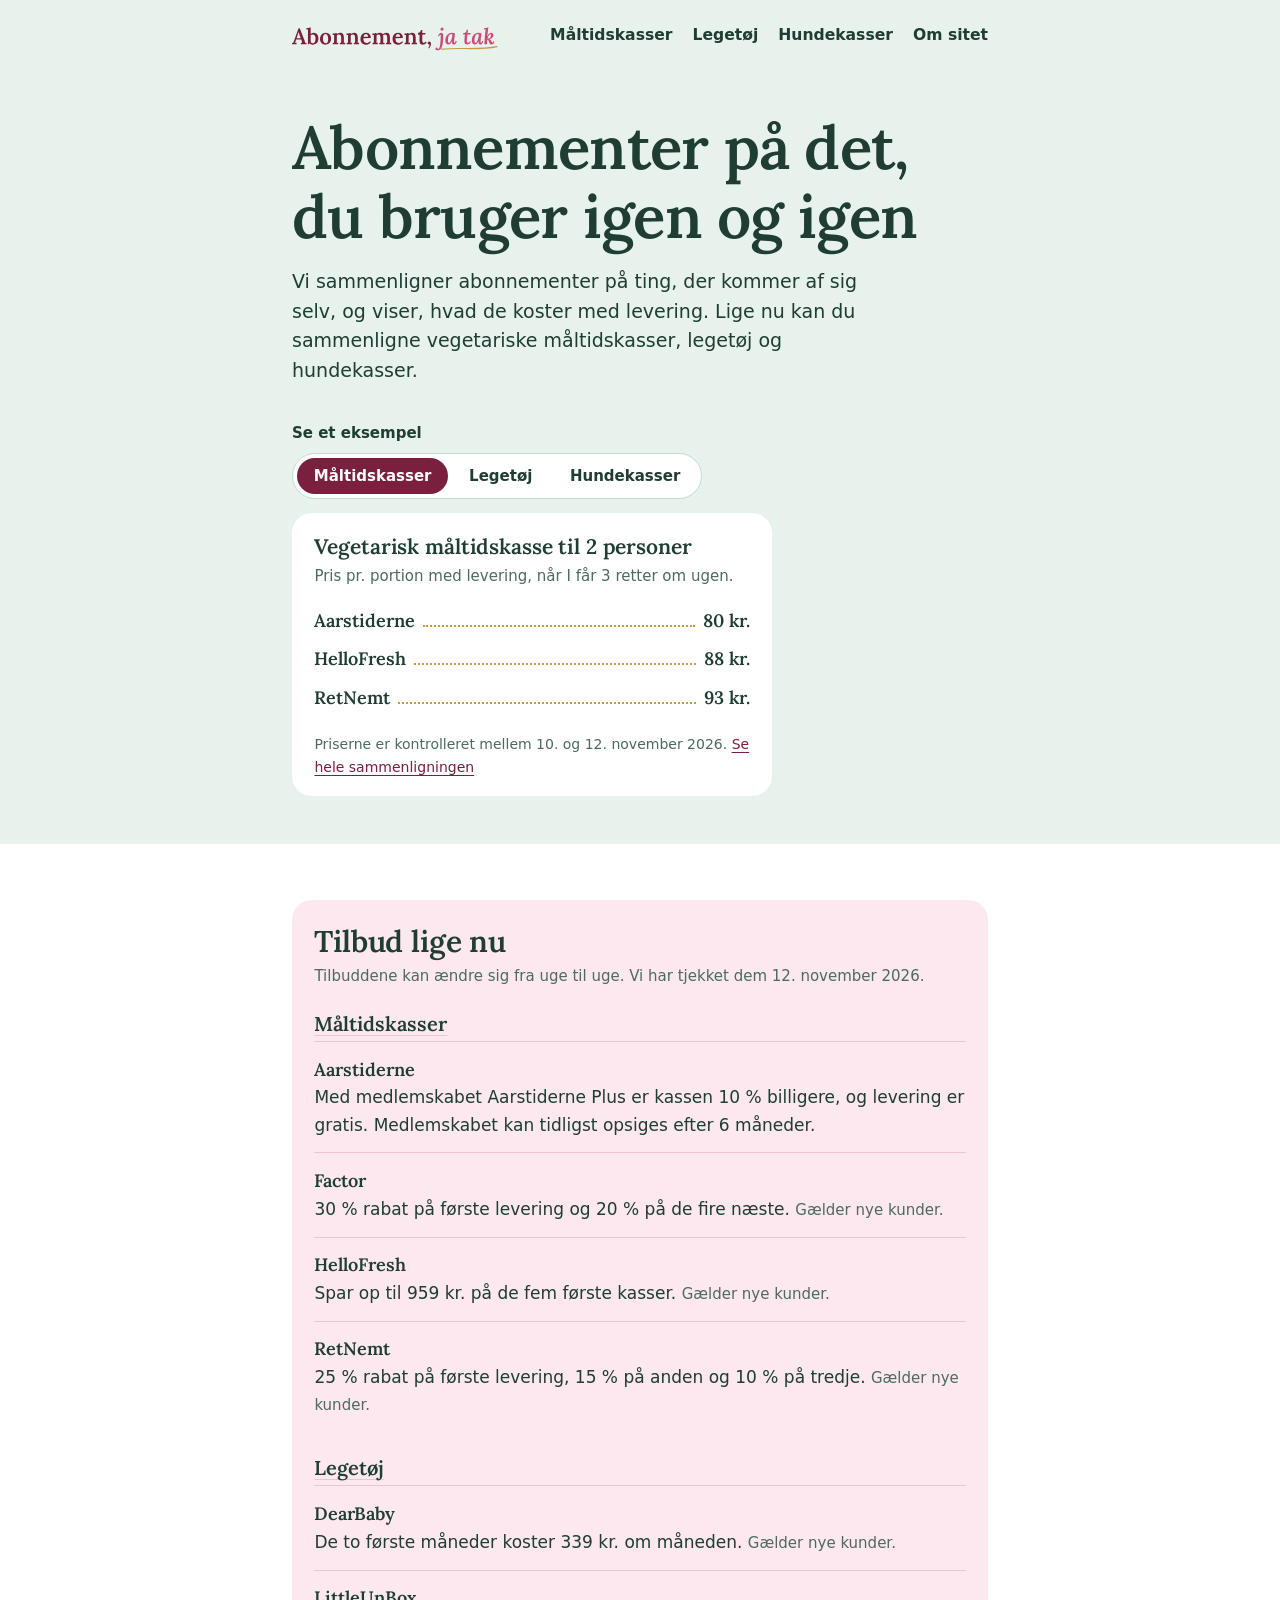
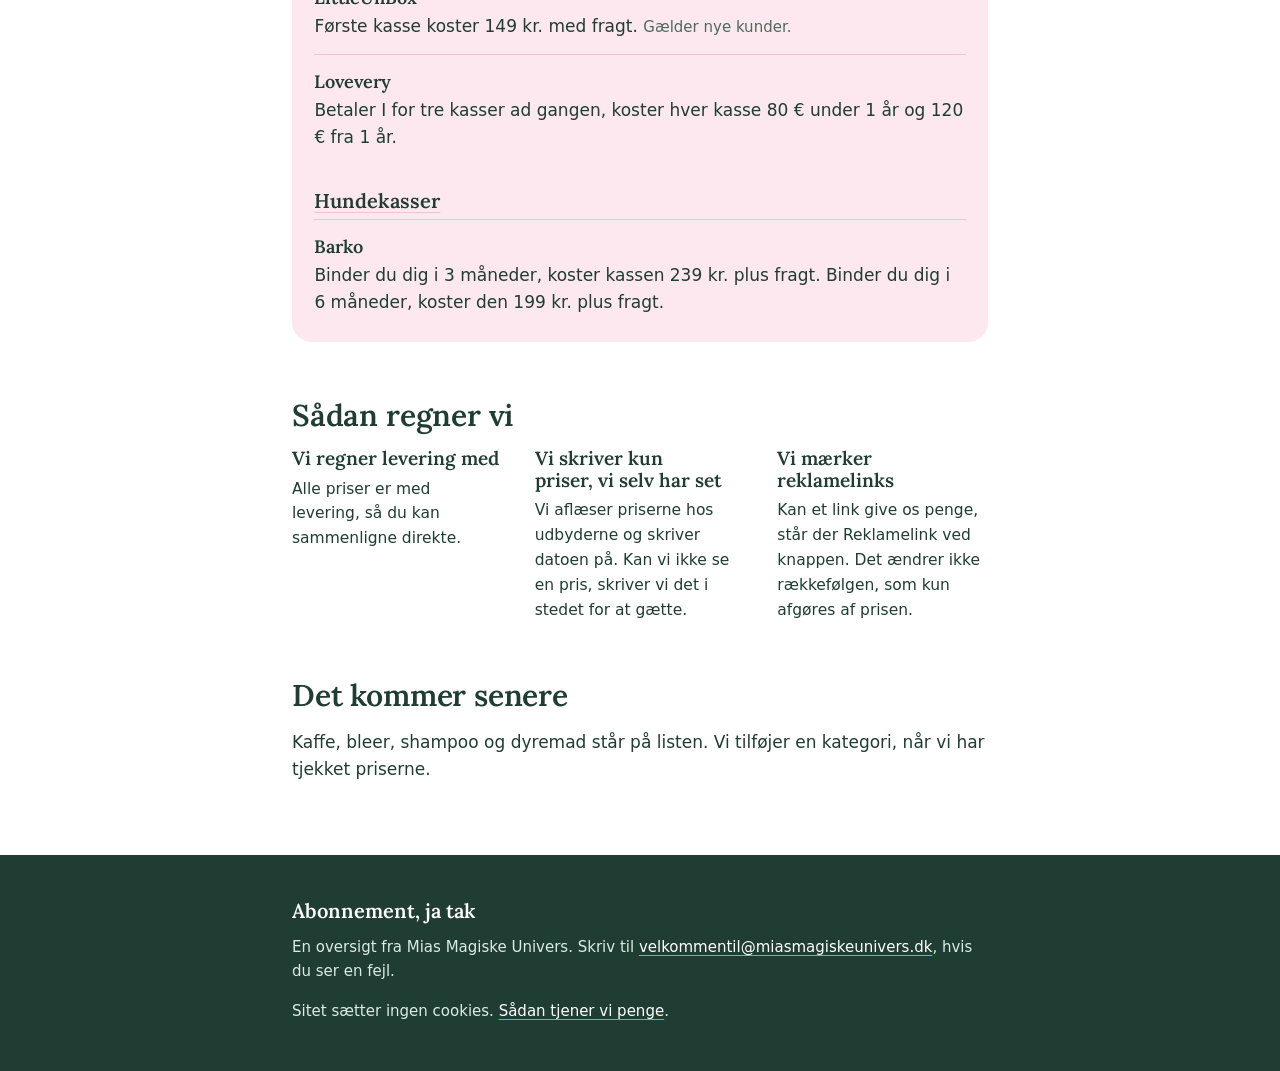
<file: docs/index.html>
<!doctype html>
<html lang="da">
<head>
<meta charset="utf-8">
<meta name="viewport" content="width=device-width, initial-scale=1">
<meta name="color-scheme" content="light">
<title>Abonnement, ja tak | Abonnementer på det, du bruger igen og igen</title>
<meta name="description" content="Vi sammenligner abonnementer på vegetariske måltidskasser, legetøj og hundekasser og viser, hvad de koster med levering.">
<link rel="canonical" href="https://abonnementjatak.dk/">
<meta property="og:url" content="https://abonnementjatak.dk/">
<meta property="og:type" content="website">
<meta property="og:locale" content="da_DK">
<meta property="og:site_name" content="Abonnement, ja tak">
<meta property="og:title" content="Abonnement, ja tak | Abonnementer på det, du bruger igen og igen">
<meta property="og:description" content="Vi sammenligner abonnementer på vegetariske måltidskasser, legetøj og hundekasser og viser, hvad de koster med levering.">
<meta name="theme-color" content="#e6f2eb">
<link rel="icon" href="favicon.svg" type="image/svg+xml">
<link rel="preload" href="fonts/ajt-serif.woff" as="font" type="font/woff" crossorigin>
<link rel="stylesheet" href="styles.css">
<style>
@supports selector(:has(a)) {
.smagsproever:has(#eksempel-valg-mad:checked) [data-vis="mad"],
.smagsproever:has(#eksempel-valg-legetoej:checked) [data-vis="legetoej"],
.smagsproever:has(#eksempel-valg-hundekasser:checked) [data-vis="hundekasser"] {
  display: block;
}
}
</style>
<script type="application/ld+json">
{
 "@context": "https://schema.org",
 "@graph": [
  {
   "@type": "WebSite",
   "@id": "https://abonnementjatak.dk/#site",
   "url": "https://abonnementjatak.dk/",
   "name": "Abonnement, ja tak",
   "inLanguage": "da",
   "publisher": {
    "@id": "https://abonnementjatak.dk/#udgiver"
   }
  },
  {
   "@type": "Organization",
   "@id": "https://abonnementjatak.dk/#udgiver",
   "name": "Mias Magiske Univers",
   "email": "velkommentil@miasmagiskeunivers.dk"
  }
 ]
}
</script>
</head>
<body>
<a class="spring" href="#indhold">Gå til indholdet</a>
<header class="top-baand">
<div class="ramme top">
<a class="maerke" href="./"><img src="logo.svg" width="564" height="83" alt="Abonnement, ja tak, forsiden"></a>
<nav aria-label="Hovedmenu"><a href="vegetariske-maaltidskasser/">Måltidskasser</a><a href="legetoej/">Legetøj</a><a href="hundekasser/">Hundekasser</a><a href="om/">Om sitet</a></nav>
</div>
</header>
<main id="indhold">
<section class="intro forside-intro">
<div class="ramme">
<h1>Abonnementer på det, du bruger igen og igen</h1>
<p class="lead">Vi sammenligner abonnementer på ting, der kommer af sig selv, og viser, hvad de koster med levering. Lige nu kan du sammenligne vegetariske måltidskasser, legetøj og hundekasser.</p>
<div class="smagsproever">
<fieldset class="segment forside-valg">
<legend>Se et eksempel</legend>
<div class="segment-valg">
<input type="radio" name="eksempel" id="eksempel-valg-mad" checked><label for="eksempel-valg-mad">Måltidskasser</label>
<input type="radio" name="eksempel" id="eksempel-valg-legetoej"><label for="eksempel-valg-legetoej">Legetøj</label>
<input type="radio" name="eksempel" id="eksempel-valg-hundekasser"><label for="eksempel-valg-hundekasser">Hundekasser</label>
</div>
</fieldset>
<section class="smagsproeve" data-vis="mad" aria-labelledby="eksempel-mad">
<h2 id="eksempel-mad">Vegetarisk måltidskasse til 2 personer</h2>
<p class="smagsproeve-under">Pris pr. portion med levering, når I får 3 retter om ugen.</p>
<ol class="menukort">
<li><span class="navn">Aarstiderne</span><span class="prikker" aria-hidden="true"></span><span class="pris">80 kr.</span></li>
<li><span class="navn">HelloFresh</span><span class="prikker" aria-hidden="true"></span><span class="pris">88 kr.</span></li>
<li><span class="navn">RetNemt</span><span class="prikker" aria-hidden="true"></span><span class="pris">93 kr.</span></li>
</ol>
<p class="smagsproeve-note">Priserne er kontrolleret mellem 10. og 12. november 2026. <a href="vegetariske-maaltidskasser/">Se hele sammenligningen</a></p>
</section>
<section class="smagsproeve" data-vis="legetoej" aria-labelledby="eksempel-legetoej">
<h2 id="eksempel-legetoej">Legetøj til børn under 1 år</h2>
<p class="smagsproeve-under">Pris pr. måned med levering.</p>
<ol class="menukort">
<li><span class="navn">LittleUnBox</span><span class="prikker" aria-hidden="true"></span><span class="pris">236 kr.</span></li>
<li><span class="navn">Lovevery</span><span class="prikker" aria-hidden="true"></span><span class="pris"><span class="forbehold-lille">ca.</span> 358 kr.</span></li>
<li><span class="navn">DearBaby</span><span class="prikker" aria-hidden="true"></span><span class="pris">369 kr.</span></li>
</ol>
<p class="smagsproeve-note">Priserne er kontrolleret 12. november 2026. <a href="legetoej/">Se hele sammenligningen</a></p>
</section>
<section class="smagsproeve" data-vis="hundekasser" aria-labelledby="eksempel-hundekasser">
<h2 id="eksempel-hundekasser">Kasse til hunden hver måned</h2>
<p class="smagsproeve-under">Pris pr. måned med levering. En kasse om måneden uden binding.</p>
<ol class="menukort">
<li><span class="navn">BullerBox</span><span class="prikker" aria-hidden="true"></span><span class="pris">248 kr.</span></li>
<li><span class="navn">PawPack</span><span class="prikker" aria-hidden="true"></span><span class="pris">249 kr.</span></li>
<li><span class="navn">Barko</span><span class="prikker" aria-hidden="true"></span><span class="pris">338 kr.</span></li>
</ol>
<p class="smagsproeve-note">Priserne er kontrolleret 12. november 2026. <a href="hundekasser/">Se hele sammenligningen</a></p>
</section>
</div>
</div>
</section>
<div class="ramme">
<section class="tilbud" aria-labelledby="tilbud">
<h2 id="tilbud">Tilbud lige nu</h2>
<p class="tilbud-intro">Tilbuddene kan ændre sig fra uge til uge. Vi har tjekket dem 12. november 2026.</p>
<h3 class="tilbud-gruppe"><a href="vegetariske-maaltidskasser/">Måltidskasser</a></h3>
<ul class="tilbud-liste">
<li><span class="tilbud-navn">Aarstiderne</span> Med medlemskabet Aarstiderne Plus er kassen 10 % billigere, og levering er gratis. Medlemskabet kan tidligst opsiges efter 6 måneder.</li>
<li><span class="tilbud-navn">Factor</span> 30 % rabat på første levering og 20 % på de fire næste. <span class="tilbud-note">Gælder nye kunder.</span></li>
<li><span class="tilbud-navn">HelloFresh</span> Spar op til 959 kr. på de fem første kasser. <span class="tilbud-note">Gælder nye kunder.</span></li>
<li><span class="tilbud-navn">RetNemt</span> 25 % rabat på første levering, 15 % på anden og 10 % på tredje. <span class="tilbud-note">Gælder nye kunder.</span></li>
</ul>
<h3 class="tilbud-gruppe"><a href="legetoej/">Legetøj</a></h3>
<ul class="tilbud-liste">
<li><span class="tilbud-navn">DearBaby</span> De to første måneder koster 339 kr. om måneden. <span class="tilbud-note">Gælder nye kunder.</span></li>
<li><span class="tilbud-navn">LittleUnBox</span> Første kasse koster 149 kr. med fragt. <span class="tilbud-note">Gælder nye kunder.</span></li>
<li><span class="tilbud-navn">Lovevery</span> Betaler I for tre kasser ad gangen, koster hver kasse 80 € under 1 år og 120 € fra 1 år.</li>
</ul>
<h3 class="tilbud-gruppe"><a href="hundekasser/">Hundekasser</a></h3>
<ul class="tilbud-liste">
<li><span class="tilbud-navn">Barko</span> Binder du dig i 3 måneder, koster kassen 239 kr. plus fragt. Binder du dig i 6 måneder, koster den 199 kr. plus fragt.</li>
</ul>
</section>
<h2 id="saadan">Sådan regner vi</h2>
<div class="principper">
<div>
<h3>Vi regner levering med</h3>
<p>Alle priser er med levering, så du kan sammenligne direkte.</p>
</div>
<div>
<h3>Vi skriver kun priser, vi selv har set</h3>
<p>Vi aflæser priserne hos udbyderne og skriver datoen på. Kan vi ikke se en pris, skriver vi det i stedet for at gætte.</p>
</div>
<div>
<h3>Vi mærker reklamelinks</h3>
<p>Kan et link give os penge, står der Reklamelink ved knappen. Det ændrer ikke rækkefølgen, som kun afgøres af prisen.</p>
</div>
</div>
<h2 id="senere">Det kommer senere</h2>
<p>Kaffe, bleer, shampoo og dyremad står på listen. Vi tilføjer en kategori, når vi har tjekket priserne.</p>
</div>
</main>
<footer class="bund">
<div class="ramme">
<p class="bund-navn">Abonnement, ja tak</p>
<p>En oversigt fra Mias Magiske Univers. Skriv til <a href="mailto:velkommentil@miasmagiskeunivers.dk">velkommentil@miasmagiskeunivers.dk</a>, hvis du ser en fejl.</p>
<p>Sitet sætter ingen cookies. <a href="om/#penge">Sådan tjener vi penge</a>.</p>
</div>
</footer>
</body>
</html>
</file>
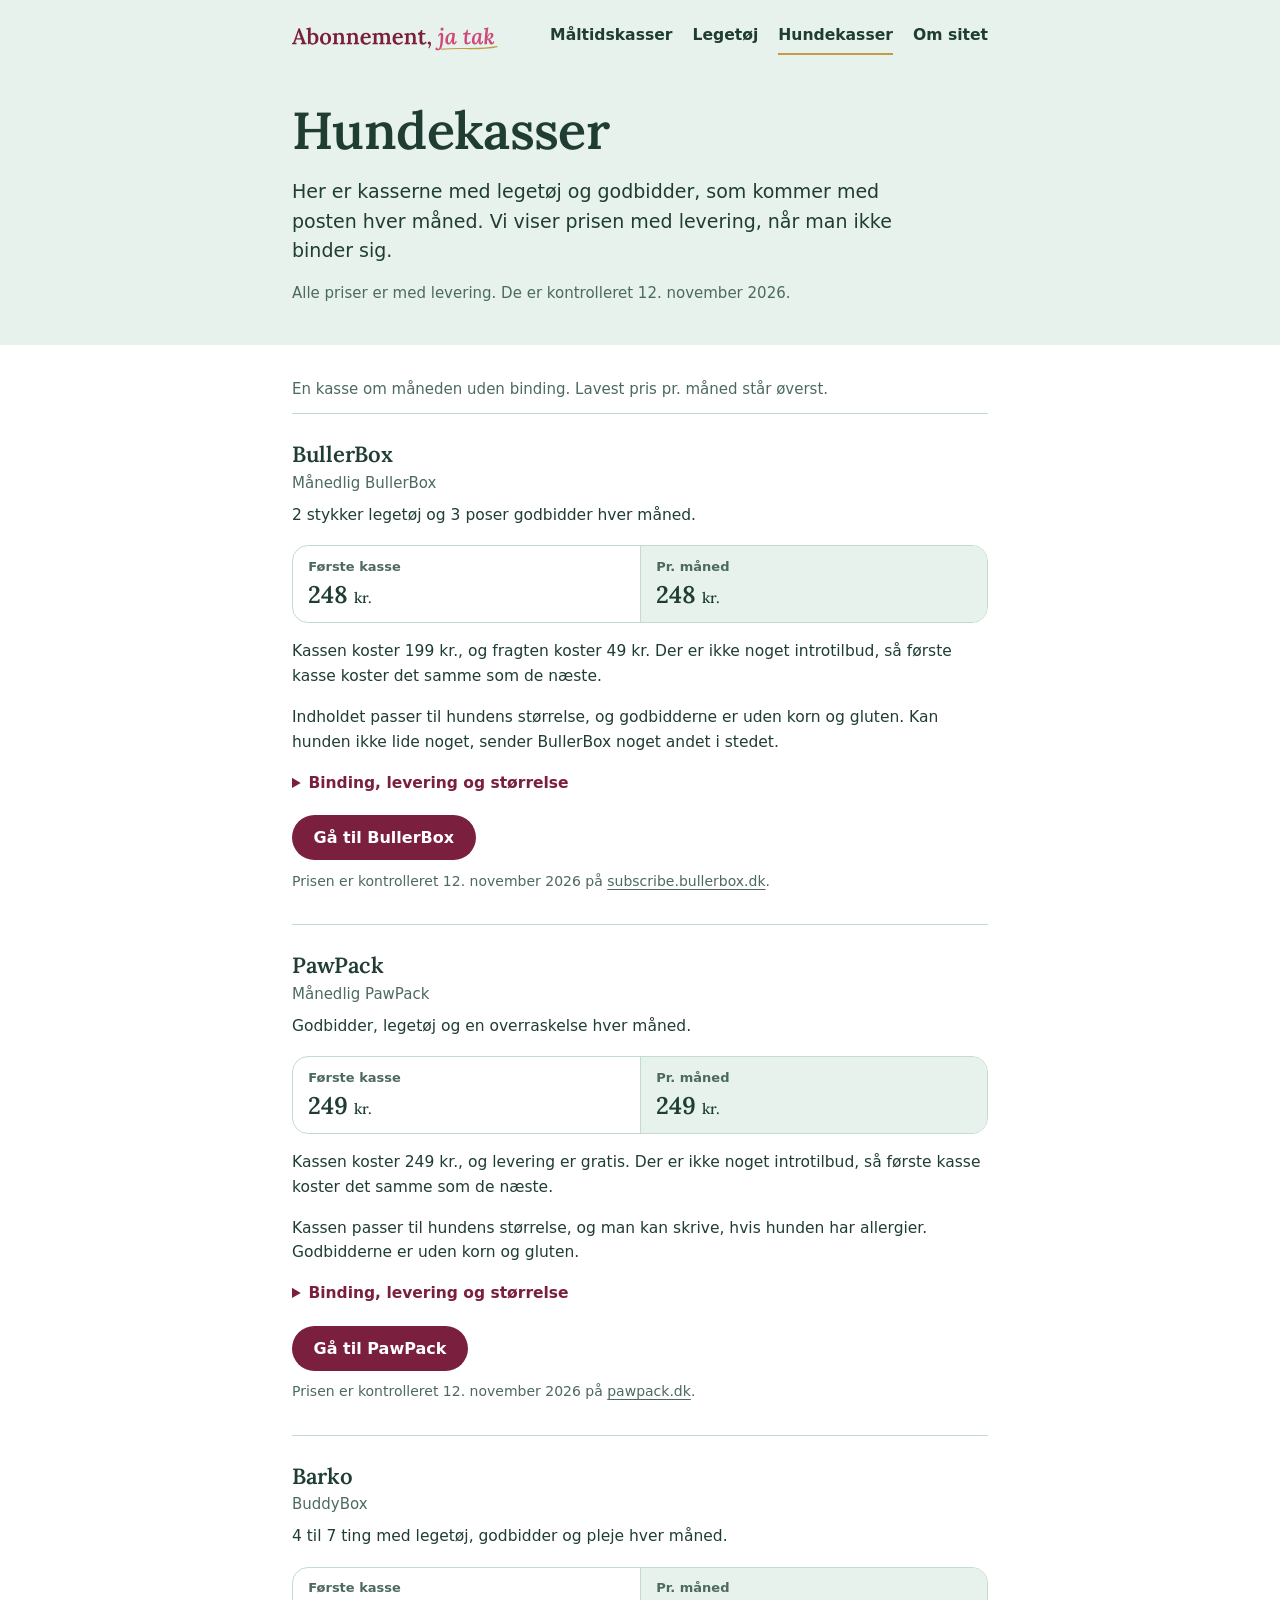
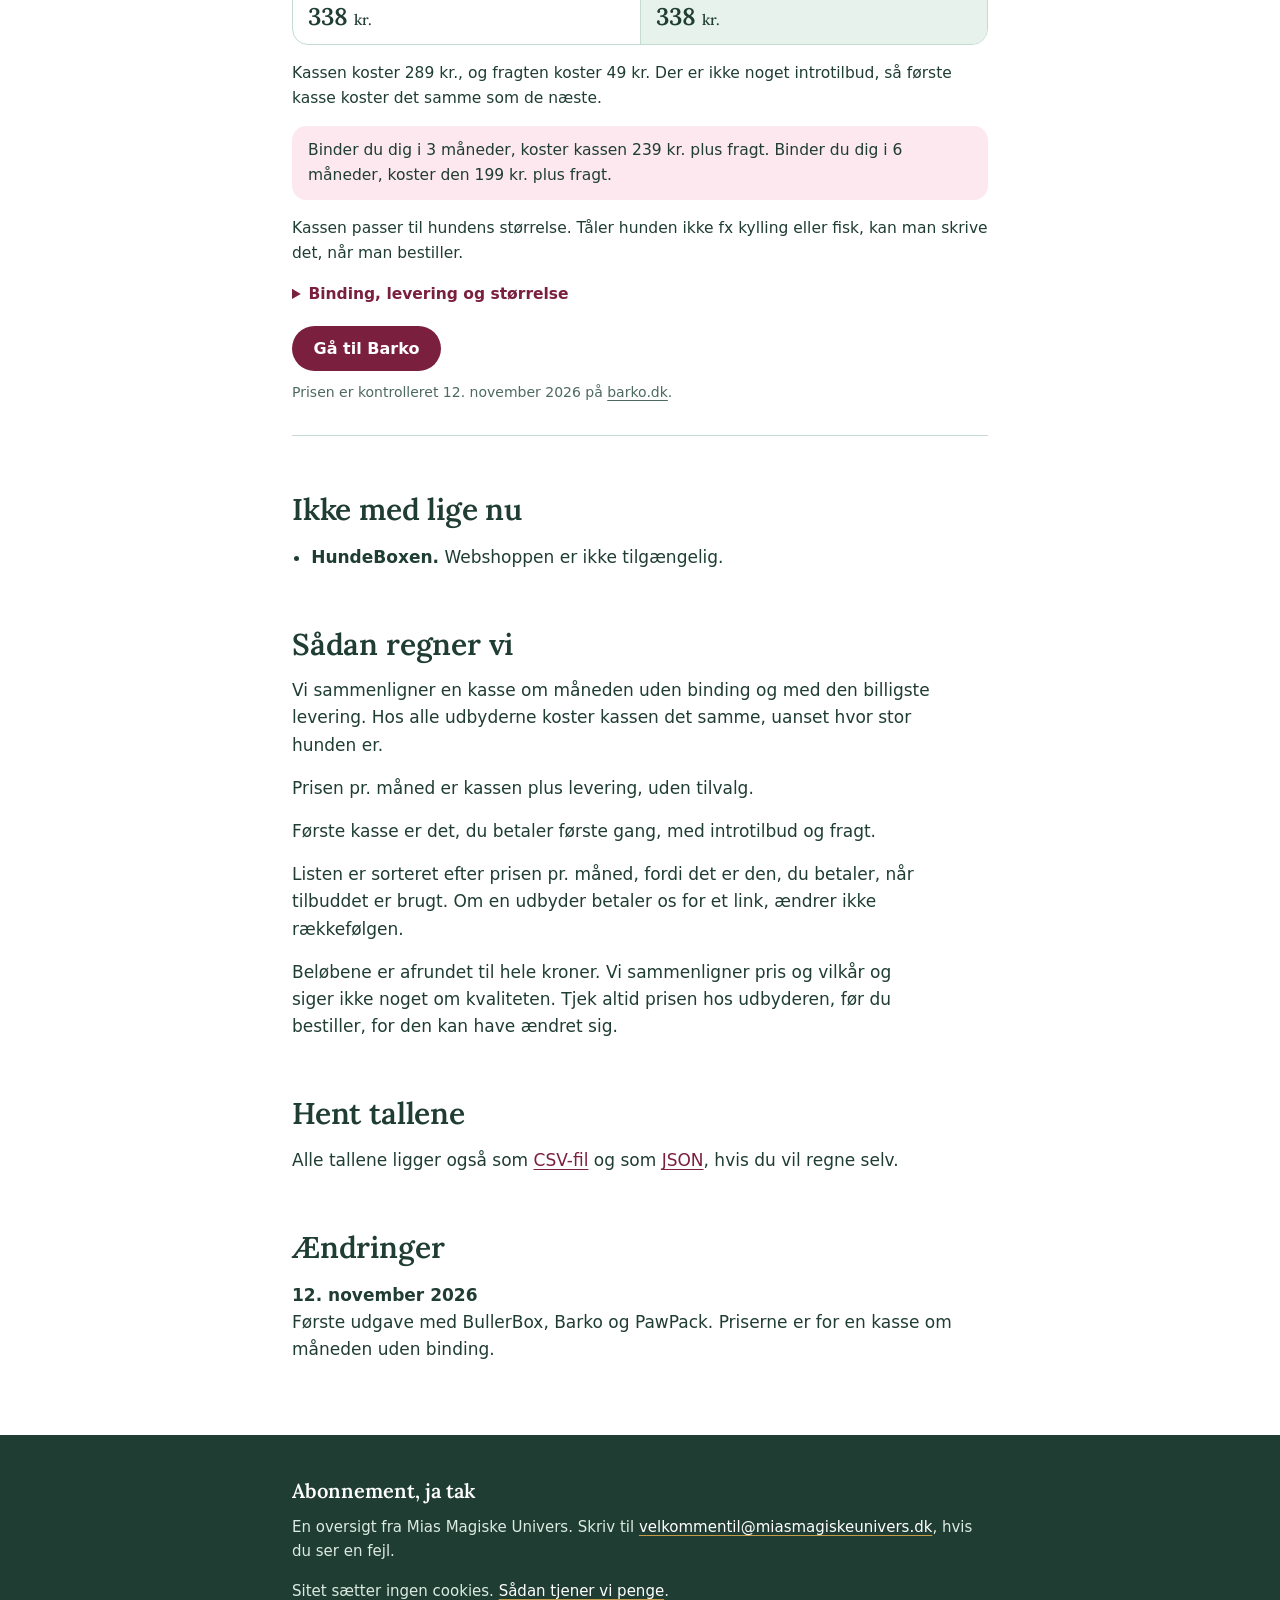
<file: docs/hundekasser/index.html>
<!doctype html>
<html lang="da">
<head>
<meta charset="utf-8">
<meta name="viewport" content="width=device-width, initial-scale=1">
<meta name="color-scheme" content="light">
<title>Hundekasser fra Barko, BullerBox og PawPack | Abonnement, ja tak</title>
<meta name="description" content="Sammenlign hundekasser fra Barko, BullerBox og PawPack. Se prisen på første kasse og prisen pr. måned med levering. Kontrolleret 12. november 2026.">
<link rel="canonical" href="https://abonnementjatak.dk/hundekasser/">
<meta property="og:url" content="https://abonnementjatak.dk/hundekasser/">
<meta property="og:type" content="website">
<meta property="og:locale" content="da_DK">
<meta property="og:site_name" content="Abonnement, ja tak">
<meta property="og:title" content="Hundekasser fra Barko, BullerBox og PawPack | Abonnement, ja tak">
<meta property="og:description" content="Sammenlign hundekasser fra Barko, BullerBox og PawPack. Se prisen på første kasse og prisen pr. måned med levering. Kontrolleret 12. november 2026.">
<meta name="theme-color" content="#e6f2eb">
<link rel="icon" href="../favicon.svg" type="image/svg+xml">
<link rel="preload" href="../fonts/ajt-serif.woff" as="font" type="font/woff" crossorigin>
<link rel="stylesheet" href="../styles.css">
<script type="application/ld+json">
{
 "@context": "https://schema.org",
 "@graph": [
  {
   "@type": "WebPage",
   "@id": "https://abonnementjatak.dk/hundekasser/",
   "url": "https://abonnementjatak.dk/hundekasser/",
   "name": "Hundekasser",
   "inLanguage": "da",
   "dateModified": "2026-11-12",
   "isPartOf": {
    "@id": "https://abonnementjatak.dk/#site"
   }
  },
  {
   "@type": "ItemList",
   "name": "Hundekasser i Danmark",
   "itemListOrder": "https://schema.org/ItemListUnordered",
   "numberOfItems": 3,
   "itemListElement": [
    {
     "@type": "ListItem",
     "position": 1,
     "name": "Barko, BuddyBox",
     "url": "https://www.barko.dk/"
    },
    {
     "@type": "ListItem",
     "position": 2,
     "name": "BullerBox, Månedlig BullerBox",
     "url": "https://bullerbox.dk/bullerbox/"
    },
    {
     "@type": "ListItem",
     "position": 3,
     "name": "PawPack, Månedlig PawPack",
     "url": "https://www.pawpack.dk/"
    }
   ]
  },
  {
   "@type": "Dataset",
   "name": "Priser på hundekasser i Danmark",
   "description": "Pris på første kasse, pris pr. kasse og pris pr. måned med levering, aflæst hos udbyderne.",
   "url": "https://abonnementjatak.dk/hundekasser/",
   "inLanguage": "da",
   "dateModified": "2026-11-12",
   "creator": {
    "@type": "Organization",
    "name": "Mias Magiske Univers"
   },
   "distribution": [
    {
     "@type": "DataDownload",
     "encodingFormat": "text/csv",
     "contentUrl": "https://abonnementjatak.dk/data/hundekasser.csv"
    },
    {
     "@type": "DataDownload",
     "encodingFormat": "application/json",
     "contentUrl": "https://abonnementjatak.dk/data/hundekasser.json"
    }
   ]
  }
 ]
}
</script>
</head>
<body>
<a class="spring" href="#indhold">Gå til indholdet</a>
<header class="top-baand">
<div class="ramme top">
<a class="maerke" href="../"><img src="../logo.svg" width="564" height="83" alt="Abonnement, ja tak, forsiden"></a>
<nav aria-label="Hovedmenu"><a href="../vegetariske-maaltidskasser/">Måltidskasser</a><a href="../legetoej/">Legetøj</a><a href="../hundekasser/" aria-current="page">Hundekasser</a><a href="../om/">Om sitet</a></nav>
</div>
</header>
<main id="indhold">
<div class="sammenligning">
<section class="intro">
<div class="ramme">
<h1>Hundekasser</h1>
<p class="lead">Her er kasserne med legetøj og godbidder, som kommer med posten hver måned. Vi viser prisen med levering, når man ikke binder sig.</p>
<p class="dato">Alle priser er med levering. De er kontrolleret 12. november 2026.</p>

</div>
</section>
<div class="ramme lister">
<div class="liste-fast">
<p class="liste-status">En kasse om måneden uden binding. Lavest pris pr. måned står øverst.</p>
<ol class="udbydere">
<li class="udbyder">
<h3>BullerBox</h3>
<p class="loesning">Månedlig BullerBox</p>
<p class="undertekst">2 stykker legetøj og 3 poser godbidder hver måned.</p>
<dl class="priser priser-2">
<div><dt>Første kasse</dt><dd><span class="beloeb">248</span> <span class="enhed">kr.</span></dd></div>
<div class="valgt"><dt>Pr. måned</dt><dd><span class="beloeb">248</span> <span class="enhed">kr.</span></dd></div>
</dl>
<p class="regnestykke">Kassen koster 199 kr., og fragten koster 49 kr. Der er ikke noget introtilbud, så første kasse koster det samme som de næste.</p>
<p class="beskrivelse">Indholdet passer til hundens størrelse, og godbidderne er uden korn og gluten. Kan hunden ikke lide noget, sender BullerBox noget andet i stedet.</p>
<details class="vilkaar">
<summary>Binding, levering og størrelse</summary>
<dl>
<div><dt>Binding</dt><dd>Ingen binding. Du kan holde pause eller opsige på Min side senest den 15. i måneden.</dd></div>
<div><dt>Levering</dt><dd>49 kr. pr. kasse. Første kasse sendes i måneden efter tilmeldingen.</dd></div>
<div><dt>Størrelse</dt><dd>Samme pris for små, mellemstore og store hunde.</dd></div>
</dl>
</details>
<div class="videre"><a class="knap" href="https://bullerbox.dk/bullerbox/">Gå til BullerBox</a></div>
<p class="kontrol">Prisen er kontrolleret 12. november 2026 på <a href="https://subscribe.bullerbox.dk/v1/subscribe/name">subscribe.bullerbox.dk</a>.</p>
</li>
<li class="udbyder">
<h3>PawPack</h3>
<p class="loesning">Månedlig PawPack</p>
<p class="undertekst">Godbidder, legetøj og en overraskelse hver måned.</p>
<dl class="priser priser-2">
<div><dt>Første kasse</dt><dd><span class="beloeb">249</span> <span class="enhed">kr.</span></dd></div>
<div class="valgt"><dt>Pr. måned</dt><dd><span class="beloeb">249</span> <span class="enhed">kr.</span></dd></div>
</dl>
<p class="regnestykke">Kassen koster 249 kr., og levering er gratis. Der er ikke noget introtilbud, så første kasse koster det samme som de næste.</p>
<p class="beskrivelse">Kassen passer til hundens størrelse, og man kan skrive, hvis hunden har allergier. Godbidderne er uden korn og gluten.</p>
<details class="vilkaar">
<summary>Binding, levering og størrelse</summary>
<dl>
<div><dt>Binding</dt><dd>Ingen binding. Du kan holde pause eller opsige senest den 15. i måneden.</dd></div>
<div><dt>Levering</dt><dd>Gratis levering, også til døren.</dd></div>
<div><dt>Størrelse</dt><dd>Samme pris for små, mellemstore og store hunde.</dd></div>
</dl>
</details>
<div class="videre"><a class="knap" href="https://www.pawpack.dk/">Gå til PawPack</a></div>
<p class="kontrol">Prisen er kontrolleret 12. november 2026 på <a href="https://www.pawpack.dk/collections/all">pawpack.dk</a>.</p>
</li>
<li class="udbyder">
<h3>Barko</h3>
<p class="loesning">BuddyBox</p>
<p class="undertekst">4 til 7 ting med legetøj, godbidder og pleje hver måned.</p>
<dl class="priser priser-2">
<div><dt>Første kasse</dt><dd><span class="beloeb">338</span> <span class="enhed">kr.</span></dd></div>
<div class="valgt"><dt>Pr. måned</dt><dd><span class="beloeb">338</span> <span class="enhed">kr.</span></dd></div>
</dl>
<p class="regnestykke">Kassen koster 289 kr., og fragten koster 49 kr. Der er ikke noget introtilbud, så første kasse koster det samme som de næste.</p>
<p class="tilbud-boks">Binder du dig i 3 måneder, koster kassen 239 kr. plus fragt. Binder du dig i 6 måneder, koster den 199 kr. plus fragt.</p>
<p class="beskrivelse">Kassen passer til hundens størrelse. Tåler hunden ikke fx kylling eller fisk, kan man skrive det, når man bestiller.</p>
<details class="vilkaar">
<summary>Binding, levering og størrelse</summary>
<dl>
<div><dt>Binding</dt><dd>Ingen binding på den månedlige plan. Vælger du 3 eller 6 måneder, kan du ikke opsige i den periode. Ændringer skal ske senest den 20. i måneden.</dd></div>
<div><dt>Levering</dt><dd>49 kr. pr. kasse til en GLS-pakkeshop. Levering til døren koster 19 kr. mere.</dd></div>
<div><dt>Størrelse</dt><dd>Samme pris for små, mellemstore og store hunde.</dd></div>
</dl>
</details>
<div class="videre"><a class="knap" href="https://www.barko.dk/">Gå til Barko</a></div>
<p class="kontrol">Prisen er kontrolleret 12. november 2026 på <a href="https://www.barko.dk/buddybox/storrelse/mellem">barko.dk</a>.</p>
</li>
</ol>

</div>
</div>
</div>
<div class="ramme">
<h2 id="ikke-med">Ikke med lige nu</h2>
<ul class="ikke-med">
<li><strong>HundeBoxen.</strong> Webshoppen er ikke tilgængelig.</li>
</ul>
<h2 id="metode">Sådan regner vi</h2>
<div class="tekst">
<p>Vi sammenligner en kasse om måneden uden binding og med den billigste levering. Hos alle udbyderne koster kassen det samme, uanset hvor stor hunden er.</p>
<p>Prisen pr. måned er kassen plus levering, uden tilvalg.</p>
<p>Første kasse er det, du betaler første gang, med introtilbud og fragt.</p>
<p>Listen er sorteret efter prisen pr. måned, fordi det er den, du betaler, når tilbuddet er brugt. Om en udbyder betaler os for et link, ændrer ikke rækkefølgen.</p>
<p>Beløbene er afrundet til hele kroner. Vi sammenligner pris og vilkår og siger ikke noget om kvaliteten. Tjek altid prisen hos udbyderen, før du bestiller, for den kan have ændret sig.</p>
</div>
<h2 id="data">Hent tallene</h2>
<p>Alle tallene ligger også som <a href="../data/hundekasser.csv">CSV-fil</a> og som <a href="../data/hundekasser.json">JSON</a>, hvis du vil regne selv.</p>
<h2 id="aendringer">Ændringer</h2>
<ul class="log">
<li><time datetime="2026-11-12">12. november 2026</time> Første udgave med BullerBox, Barko og PawPack. Priserne er for en kasse om måneden uden binding.</li>
</ul>
</div>
</main>
<footer class="bund">
<div class="ramme">
<p class="bund-navn">Abonnement, ja tak</p>
<p>En oversigt fra Mias Magiske Univers. Skriv til <a href="mailto:velkommentil@miasmagiskeunivers.dk">velkommentil@miasmagiskeunivers.dk</a>, hvis du ser en fejl.</p>
<p>Sitet sætter ingen cookies. <a href="../om/#penge">Sådan tjener vi penge</a>.</p>
</div>
</footer>
</body>
</html>
</file>
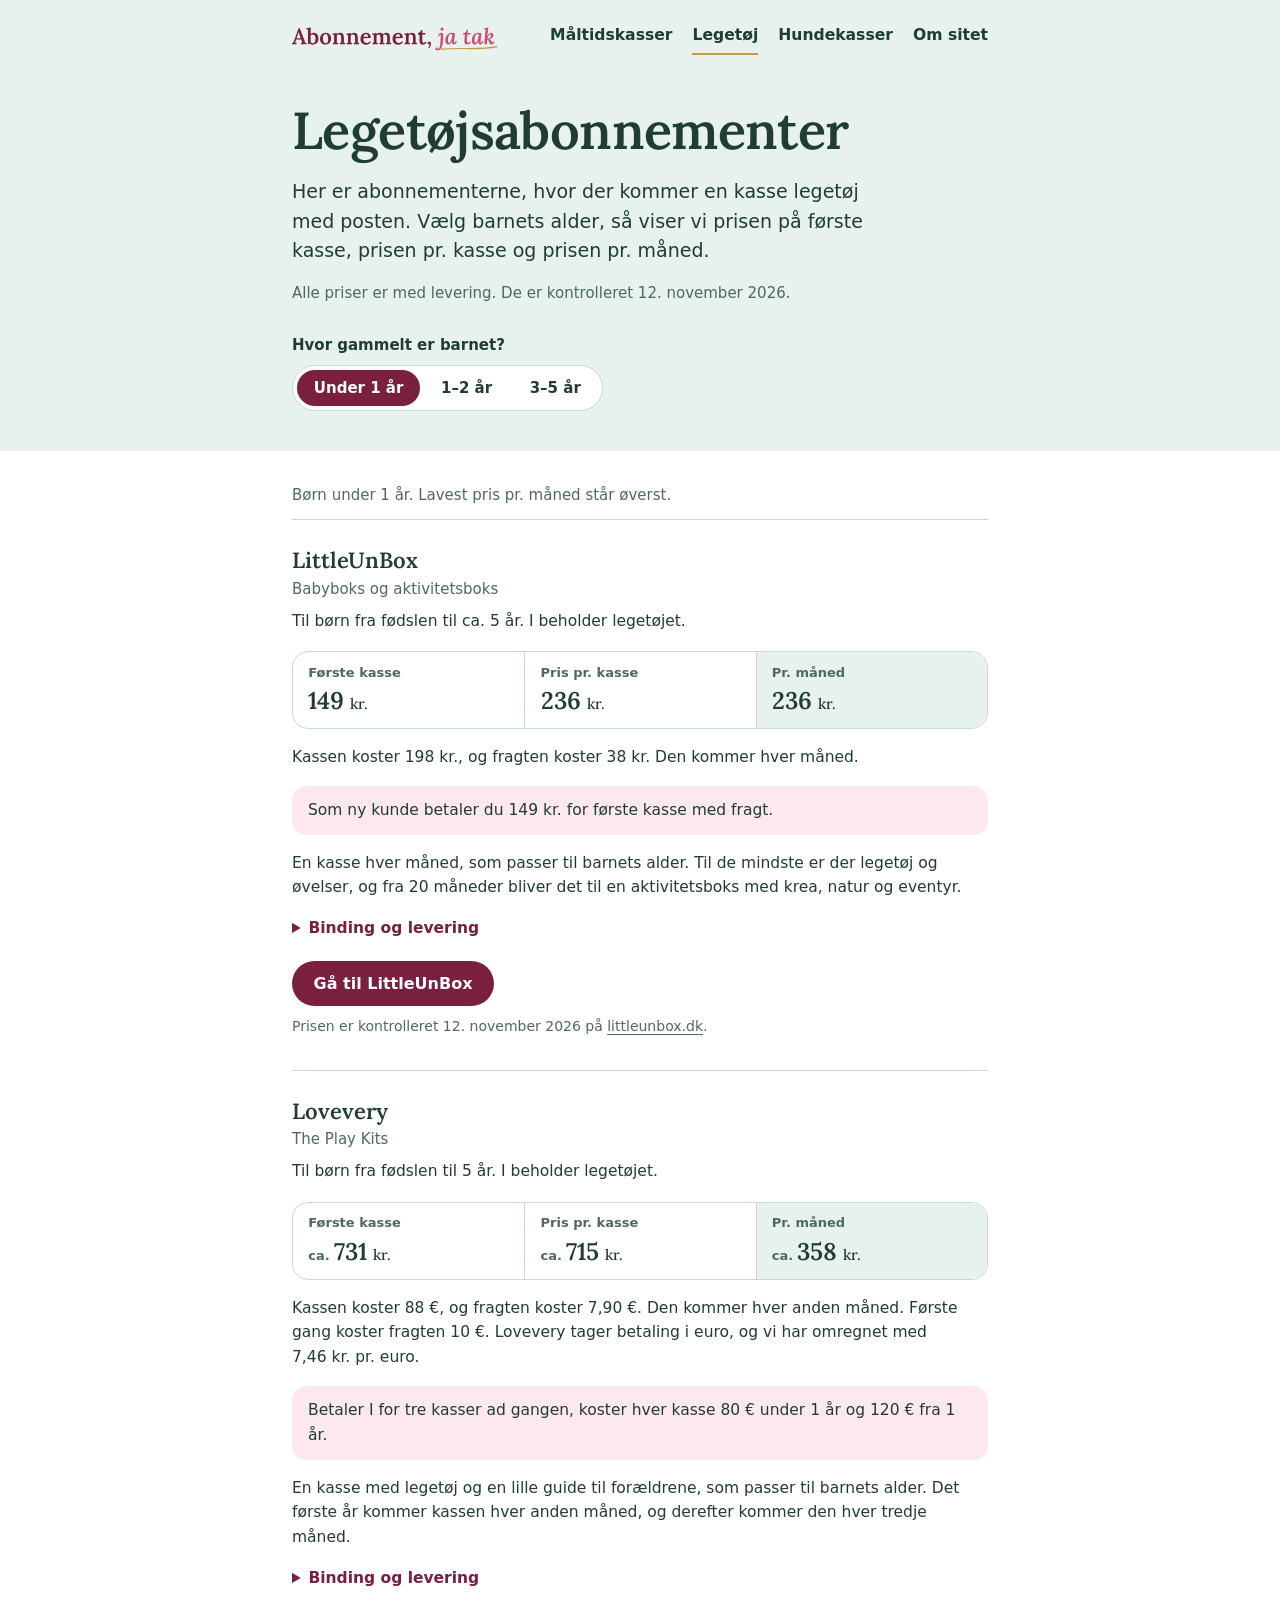
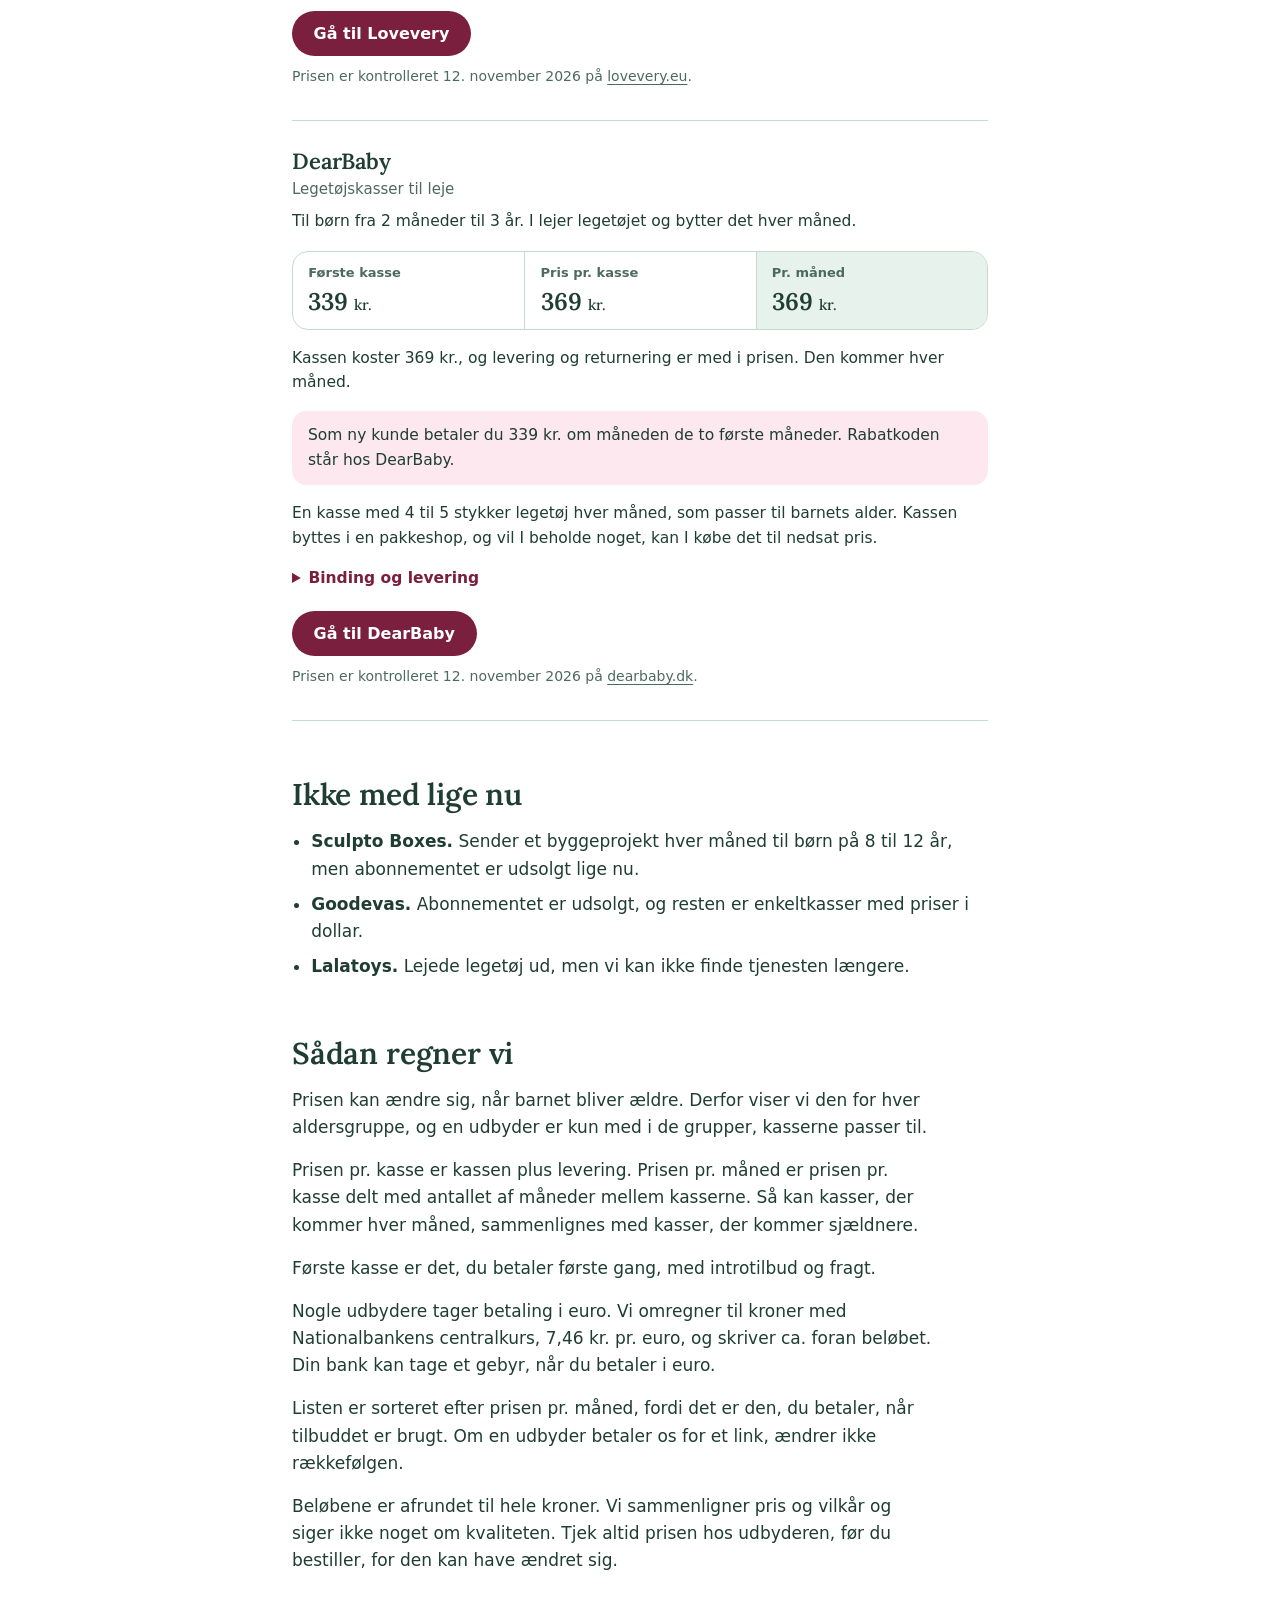
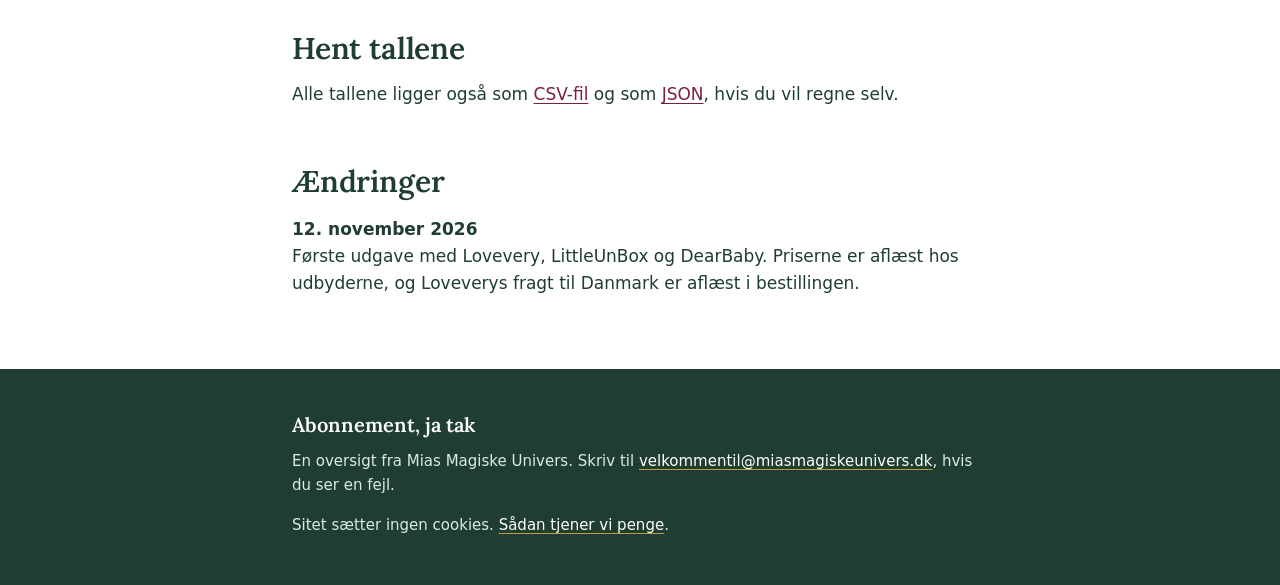
<file: docs/legetoej/index.html>
<!doctype html>
<html lang="da">
<head>
<meta charset="utf-8">
<meta name="viewport" content="width=device-width, initial-scale=1">
<meta name="color-scheme" content="light">
<title>Legetøjsabonnementer fra DearBaby, LittleUnBox og Lovevery | Abonnement, ja tak</title>
<meta name="description" content="Sammenlign legetøjsabonnementer fra DearBaby, LittleUnBox og Lovevery. Se prisen på første kasse og prisen pr. måned med levering. Kontrolleret 12. november 2026.">
<link rel="canonical" href="https://abonnementjatak.dk/legetoej/">
<meta property="og:url" content="https://abonnementjatak.dk/legetoej/">
<meta property="og:type" content="website">
<meta property="og:locale" content="da_DK">
<meta property="og:site_name" content="Abonnement, ja tak">
<meta property="og:title" content="Legetøjsabonnementer fra DearBaby, LittleUnBox og Lovevery | Abonnement, ja tak">
<meta property="og:description" content="Sammenlign legetøjsabonnementer fra DearBaby, LittleUnBox og Lovevery. Se prisen på første kasse og prisen pr. måned med levering. Kontrolleret 12. november 2026.">
<meta name="theme-color" content="#e6f2eb">
<link rel="icon" href="../favicon.svg" type="image/svg+xml">
<link rel="preload" href="../fonts/ajt-serif.woff" as="font" type="font/woff" crossorigin>
<link rel="stylesheet" href="../styles.css">
<style>
@supports selector(:has(a)) {
.sammenligning:has(#plan-under-1:checked) [data-vis="under-1"],
.sammenligning:has(#plan-1-2:checked) [data-vis="1-2"],
.sammenligning:has(#plan-3-5:checked) [data-vis="3-5"] {
  display: block;
}
}
</style>
<script type="application/ld+json">
{
 "@context": "https://schema.org",
 "@graph": [
  {
   "@type": "WebPage",
   "@id": "https://abonnementjatak.dk/legetoej/",
   "url": "https://abonnementjatak.dk/legetoej/",
   "name": "Legetøjsabonnementer",
   "inLanguage": "da",
   "dateModified": "2026-11-12",
   "isPartOf": {
    "@id": "https://abonnementjatak.dk/#site"
   }
  },
  {
   "@type": "ItemList",
   "name": "Legetøjsabonnementer i Danmark",
   "itemListOrder": "https://schema.org/ItemListUnordered",
   "numberOfItems": 3,
   "itemListElement": [
    {
     "@type": "ListItem",
     "position": 1,
     "name": "DearBaby, Legetøjskasser til leje",
     "url": "https://dearbaby.dk/vare/dearbaby-tilmeld-dig-legetoejskasser/"
    },
    {
     "@type": "ListItem",
     "position": 2,
     "name": "LittleUnBox, Babyboks og aktivitetsboks",
     "url": "https://littleunbox.dk/products/littleunbox-abonn"
    },
    {
     "@type": "ListItem",
     "position": 3,
     "name": "Lovevery, The Play Kits",
     "url": "https://lovevery.eu/products/the-play-kits"
    }
   ]
  },
  {
   "@type": "Dataset",
   "name": "Priser på legetøjsabonnementer i Danmark",
   "description": "Pris på første kasse, pris pr. kasse og pris pr. måned med levering, aflæst hos udbyderne.",
   "url": "https://abonnementjatak.dk/legetoej/",
   "inLanguage": "da",
   "dateModified": "2026-11-12",
   "creator": {
    "@type": "Organization",
    "name": "Mias Magiske Univers"
   },
   "distribution": [
    {
     "@type": "DataDownload",
     "encodingFormat": "text/csv",
     "contentUrl": "https://abonnementjatak.dk/data/legetoej.csv"
    },
    {
     "@type": "DataDownload",
     "encodingFormat": "application/json",
     "contentUrl": "https://abonnementjatak.dk/data/legetoej.json"
    }
   ]
  }
 ]
}
</script>
</head>
<body>
<a class="spring" href="#indhold">Gå til indholdet</a>
<header class="top-baand">
<div class="ramme top">
<a class="maerke" href="../"><img src="../logo.svg" width="564" height="83" alt="Abonnement, ja tak, forsiden"></a>
<nav aria-label="Hovedmenu"><a href="../vegetariske-maaltidskasser/">Måltidskasser</a><a href="../legetoej/" aria-current="page">Legetøj</a><a href="../hundekasser/">Hundekasser</a><a href="../om/">Om sitet</a></nav>
</div>
</header>
<main id="indhold">
<div class="sammenligning">
<section class="intro">
<div class="ramme">
<h1>Legetøjs­abonnementer</h1>
<p class="lead">Her er abonnementerne, hvor der kommer en kasse legetøj med posten. Vælg barnets alder, så viser vi prisen på første kasse, prisen pr. kasse og prisen pr. måned.</p>
<p class="dato">Alle priser er med levering. De er kontrolleret 12. november 2026.</p>
<div class="valg">
<fieldset class="segment">
<legend>Hvor gammelt er barnet?</legend>
<div class="segment-valg">
<input type="radio" name="plan" id="plan-under-1" value="under-1" checked><label for="plan-under-1">Under 1 år</label>
<input type="radio" name="plan" id="plan-1-2" value="1-2"><label for="plan-1-2">1–2 år</label>
<input type="radio" name="plan" id="plan-3-5" value="3-5"><label for="plan-3-5">3–5 år</label>
</div>
</fieldset>
</div>
</div>
</section>
<div class="ramme lister">
<div class="liste" data-vis="under-1">
<p class="liste-status">Børn under 1 år. Lavest pris pr. måned står øverst.</p>
<ol class="udbydere">
<li class="udbyder">
<h3>LittleUnBox</h3>
<p class="loesning">Babyboks og aktivitetsboks</p>
<p class="undertekst">Til børn fra fødslen til ca. 5 år. I beholder legetøjet.</p>
<dl class="priser priser-3">
<div><dt>Første kasse</dt><dd><span class="beloeb">149</span> <span class="enhed">kr.</span></dd></div>
<div><dt>Pris pr. kasse</dt><dd><span class="beloeb">236</span> <span class="enhed">kr.</span></dd></div>
<div class="valgt"><dt>Pr. måned</dt><dd><span class="beloeb">236</span> <span class="enhed">kr.</span></dd></div>
</dl>
<p class="regnestykke">Kassen koster 198 kr., og fragten koster 38 kr. Den kommer hver måned.</p>
<p class="tilbud-boks">Som ny kunde betaler du 149 kr. for første kasse med fragt.</p>
<p class="beskrivelse">En kasse hver måned, som passer til barnets alder. Til de mindste er der legetøj og øvelser, og fra 20 måneder bliver det til en aktivitetsboks med krea, natur og eventyr.</p>
<details class="vilkaar">
<summary>Binding og levering</summary>
<dl>
<div><dt>Binding</dt><dd>Ingen binding.</dd></div>
<div><dt>Levering</dt><dd>38 kr. pr. kasse. Første kasse kommer inden for 2 til 7 hverdage.</dd></div>
</dl>
</details>
<div class="videre"><a class="knap" href="https://littleunbox.dk/products/littleunbox-abonn">Gå til LittleUnBox</a></div>
<p class="kontrol">Prisen er kontrolleret 12. november 2026 på <a href="https://littleunbox.dk/products/littleunbox-abonn">littleunbox.dk</a>.</p>
</li>
<li class="udbyder">
<h3>Lovevery</h3>
<p class="loesning">The Play Kits</p>
<p class="undertekst">Til børn fra fødslen til 5 år. I beholder legetøjet.</p>
<dl class="priser priser-3">
<div><dt>Første kasse</dt><dd><span class="forbehold">ca.</span><span class="beloeb">731</span> <span class="enhed">kr.</span></dd></div>
<div><dt>Pris pr. kasse</dt><dd><span class="forbehold">ca.</span><span class="beloeb">715</span> <span class="enhed">kr.</span></dd></div>
<div class="valgt"><dt>Pr. måned</dt><dd><span class="forbehold">ca.</span><span class="beloeb">358</span> <span class="enhed">kr.</span></dd></div>
</dl>
<p class="regnestykke">Kassen koster 88 €, og fragten koster 7,90 €. Den kommer hver anden måned. Første gang koster fragten 10 €. Lovevery tager betaling i euro, og vi har omregnet med 7,46 kr. pr. euro.</p>
<p class="tilbud-boks">Betaler I for tre kasser ad gangen, koster hver kasse 80 € under 1 år og 120 € fra 1 år.</p>
<p class="beskrivelse">En kasse med legetøj og en lille guide til forældrene, som passer til barnets alder. Det første år kommer kassen hver anden måned, og derefter kommer den hver tredje måned.</p>
<details class="vilkaar">
<summary>Binding og levering</summary>
<dl>
<div><dt>Binding</dt><dd>Ingen binding. Du kan springe en kasse over eller opsige når som helst, senest 3 dage før næste betaling.</dd></div>
<div><dt>Levering</dt><dd>10 € for første kasse og 7,90 € for de næste. Kassen sendes fra Tyskland eller Storbritannien og er 5 til 7 dage undervejs.</dd></div>
</dl>
</details>
<div class="videre"><a class="knap" href="https://lovevery.eu/products/the-play-kits">Gå til Lovevery</a></div>
<p class="kontrol">Prisen er kontrolleret 12. november 2026 på <a href="https://lovevery.eu/products/the-play-kits">lovevery.eu</a>.</p>
</li>
<li class="udbyder">
<h3>DearBaby</h3>
<p class="loesning">Legetøjskasser til leje</p>
<p class="undertekst">Til børn fra 2 måneder til 3 år. I lejer legetøjet og bytter det hver måned.</p>
<dl class="priser priser-3">
<div><dt>Første kasse</dt><dd><span class="beloeb">339</span> <span class="enhed">kr.</span></dd></div>
<div><dt>Pris pr. kasse</dt><dd><span class="beloeb">369</span> <span class="enhed">kr.</span></dd></div>
<div class="valgt"><dt>Pr. måned</dt><dd><span class="beloeb">369</span> <span class="enhed">kr.</span></dd></div>
</dl>
<p class="regnestykke">Kassen koster 369 kr., og levering og returnering er med i prisen. Den kommer hver måned.</p>
<p class="tilbud-boks">Som ny kunde betaler du 339 kr. om måneden de to første måneder. Rabatkoden står hos DearBaby.</p>
<p class="beskrivelse">En kasse med 4 til 5 stykker legetøj hver måned, som passer til barnets alder. Kassen byttes i en pakkeshop, og vil I beholde noget, kan I købe det til nedsat pris.</p>
<details class="vilkaar">
<summary>Binding og levering</summary>
<dl>
<div><dt>Binding</dt><dd>Ingen binding. Du kan opsige, når du vil.</dd></div>
<div><dt>Levering</dt><dd>Levering og returnering er med i prisen. Du bytter kassen i en pakkeshop, når barnet bliver en måned ældre.</dd></div>
</dl>
</details>
<div class="videre"><a class="knap" href="https://dearbaby.dk/vare/dearbaby-tilmeld-dig-legetoejskasser/">Gå til DearBaby</a></div>
<p class="kontrol">Prisen er kontrolleret 12. november 2026 på <a href="https://dearbaby.dk/vare/dearbaby-tilmeld-dig-legetoejskasser/">dearbaby.dk</a>.</p>
</li>
</ol>

</div>
<div class="liste" data-vis="1-2">
<p class="liste-status">Børn på 1 og 2 år. Lavest pris pr. måned står øverst.</p>
<ol class="udbydere">
<li class="udbyder">
<h3>LittleUnBox</h3>
<p class="loesning">Babyboks og aktivitetsboks</p>
<p class="undertekst">Til børn fra fødslen til ca. 5 år. I beholder legetøjet.</p>
<dl class="priser priser-3">
<div><dt>Første kasse</dt><dd><span class="beloeb">149</span> <span class="enhed">kr.</span></dd></div>
<div><dt>Pris pr. kasse</dt><dd><span class="beloeb">236</span> <span class="enhed">kr.</span></dd></div>
<div class="valgt"><dt>Pr. måned</dt><dd><span class="beloeb">236</span> <span class="enhed">kr.</span></dd></div>
</dl>
<p class="regnestykke">Kassen koster 198 kr., og fragten koster 38 kr. Den kommer hver måned.</p>
<p class="tilbud-boks">Som ny kunde betaler du 149 kr. for første kasse med fragt.</p>
<p class="beskrivelse">En kasse hver måned, som passer til barnets alder. Til de mindste er der legetøj og øvelser, og fra 20 måneder bliver det til en aktivitetsboks med krea, natur og eventyr.</p>
<details class="vilkaar">
<summary>Binding og levering</summary>
<dl>
<div><dt>Binding</dt><dd>Ingen binding.</dd></div>
<div><dt>Levering</dt><dd>38 kr. pr. kasse. Første kasse kommer inden for 2 til 7 hverdage.</dd></div>
</dl>
</details>
<div class="videre"><a class="knap" href="https://littleunbox.dk/products/littleunbox-abonn">Gå til LittleUnBox</a></div>
<p class="kontrol">Prisen er kontrolleret 12. november 2026 på <a href="https://littleunbox.dk/products/littleunbox-abonn">littleunbox.dk</a>.</p>
</li>
<li class="udbyder">
<h3>Lovevery</h3>
<p class="loesning">The Play Kits</p>
<p class="undertekst">Til børn fra fødslen til 5 år. I beholder legetøjet.</p>
<dl class="priser priser-3">
<div><dt>Første kasse</dt><dd><span class="forbehold">ca.</span><span class="beloeb">1.059</span> <span class="enhed">kr.</span></dd></div>
<div><dt>Pris pr. kasse</dt><dd><span class="forbehold">ca.</span><span class="beloeb">1.044</span> <span class="enhed">kr.</span></dd></div>
<div class="valgt"><dt>Pr. måned</dt><dd><span class="forbehold">ca.</span><span class="beloeb">348</span> <span class="enhed">kr.</span></dd></div>
</dl>
<p class="regnestykke">Kassen koster 132 €, og fragten koster 7,90 €. Den kommer hver tredje måned. Første gang koster fragten 10 €. Lovevery tager betaling i euro, og vi har omregnet med 7,46 kr. pr. euro.</p>
<p class="tilbud-boks">Betaler I for tre kasser ad gangen, koster hver kasse 80 € under 1 år og 120 € fra 1 år.</p>
<p class="beskrivelse">En kasse med legetøj og en lille guide til forældrene, som passer til barnets alder. Det første år kommer kassen hver anden måned, og derefter kommer den hver tredje måned.</p>
<details class="vilkaar">
<summary>Binding og levering</summary>
<dl>
<div><dt>Binding</dt><dd>Ingen binding. Du kan springe en kasse over eller opsige når som helst, senest 3 dage før næste betaling.</dd></div>
<div><dt>Levering</dt><dd>10 € for første kasse og 7,90 € for de næste. Kassen sendes fra Tyskland eller Storbritannien og er 5 til 7 dage undervejs.</dd></div>
</dl>
</details>
<div class="videre"><a class="knap" href="https://lovevery.eu/products/the-play-kits">Gå til Lovevery</a></div>
<p class="kontrol">Prisen er kontrolleret 12. november 2026 på <a href="https://lovevery.eu/products/the-play-kits">lovevery.eu</a>.</p>
</li>
<li class="udbyder">
<h3>DearBaby</h3>
<p class="loesning">Legetøjskasser til leje</p>
<p class="undertekst">Til børn fra 2 måneder til 3 år. I lejer legetøjet og bytter det hver måned.</p>
<dl class="priser priser-3">
<div><dt>Første kasse</dt><dd><span class="beloeb">339</span> <span class="enhed">kr.</span></dd></div>
<div><dt>Pris pr. kasse</dt><dd><span class="beloeb">369</span> <span class="enhed">kr.</span></dd></div>
<div class="valgt"><dt>Pr. måned</dt><dd><span class="beloeb">369</span> <span class="enhed">kr.</span></dd></div>
</dl>
<p class="regnestykke">Kassen koster 369 kr., og levering og returnering er med i prisen. Den kommer hver måned.</p>
<p class="tilbud-boks">Som ny kunde betaler du 339 kr. om måneden de to første måneder. Rabatkoden står hos DearBaby.</p>
<p class="beskrivelse">En kasse med 4 til 5 stykker legetøj hver måned, som passer til barnets alder. Kassen byttes i en pakkeshop, og vil I beholde noget, kan I købe det til nedsat pris.</p>
<details class="vilkaar">
<summary>Binding og levering</summary>
<dl>
<div><dt>Binding</dt><dd>Ingen binding. Du kan opsige, når du vil.</dd></div>
<div><dt>Levering</dt><dd>Levering og returnering er med i prisen. Du bytter kassen i en pakkeshop, når barnet bliver en måned ældre.</dd></div>
</dl>
</details>
<div class="videre"><a class="knap" href="https://dearbaby.dk/vare/dearbaby-tilmeld-dig-legetoejskasser/">Gå til DearBaby</a></div>
<p class="kontrol">Prisen er kontrolleret 12. november 2026 på <a href="https://dearbaby.dk/vare/dearbaby-tilmeld-dig-legetoejskasser/">dearbaby.dk</a>.</p>
</li>
</ol>

</div>
<div class="liste" data-vis="3-5">
<p class="liste-status">Børn på 3 til 5 år. Lavest pris pr. måned står øverst.</p>
<ol class="udbydere">
<li class="udbyder">
<h3>LittleUnBox</h3>
<p class="loesning">Babyboks og aktivitetsboks</p>
<p class="undertekst">Til børn fra fødslen til ca. 5 år. I beholder legetøjet.</p>
<dl class="priser priser-3">
<div><dt>Første kasse</dt><dd><span class="beloeb">149</span> <span class="enhed">kr.</span></dd></div>
<div><dt>Pris pr. kasse</dt><dd><span class="beloeb">236</span> <span class="enhed">kr.</span></dd></div>
<div class="valgt"><dt>Pr. måned</dt><dd><span class="beloeb">236</span> <span class="enhed">kr.</span></dd></div>
</dl>
<p class="regnestykke">Kassen koster 198 kr., og fragten koster 38 kr. Den kommer hver måned.</p>
<p class="tilbud-boks">Som ny kunde betaler du 149 kr. for første kasse med fragt.</p>
<p class="beskrivelse">En kasse hver måned, som passer til barnets alder. Til de mindste er der legetøj og øvelser, og fra 20 måneder bliver det til en aktivitetsboks med krea, natur og eventyr.</p>
<details class="vilkaar">
<summary>Binding og levering</summary>
<dl>
<div><dt>Binding</dt><dd>Ingen binding.</dd></div>
<div><dt>Levering</dt><dd>38 kr. pr. kasse. Første kasse kommer inden for 2 til 7 hverdage.</dd></div>
</dl>
</details>
<div class="videre"><a class="knap" href="https://littleunbox.dk/products/littleunbox-abonn">Gå til LittleUnBox</a></div>
<p class="kontrol">Prisen er kontrolleret 12. november 2026 på <a href="https://littleunbox.dk/products/littleunbox-abonn">littleunbox.dk</a>.</p>
</li>
<li class="udbyder">
<h3>Lovevery</h3>
<p class="loesning">The Play Kits</p>
<p class="undertekst">Til børn fra fødslen til 5 år. I beholder legetøjet.</p>
<dl class="priser priser-3">
<div><dt>Første kasse</dt><dd><span class="forbehold">ca.</span><span class="beloeb">1.059</span> <span class="enhed">kr.</span></dd></div>
<div><dt>Pris pr. kasse</dt><dd><span class="forbehold">ca.</span><span class="beloeb">1.044</span> <span class="enhed">kr.</span></dd></div>
<div class="valgt"><dt>Pr. måned</dt><dd><span class="forbehold">ca.</span><span class="beloeb">348</span> <span class="enhed">kr.</span></dd></div>
</dl>
<p class="regnestykke">Kassen koster 132 €, og fragten koster 7,90 €. Den kommer hver tredje måned. Første gang koster fragten 10 €. Lovevery tager betaling i euro, og vi har omregnet med 7,46 kr. pr. euro. Kasserne til 4-årige findes kun på engelsk.</p>
<p class="tilbud-boks">Betaler I for tre kasser ad gangen, koster hver kasse 80 € under 1 år og 120 € fra 1 år.</p>
<p class="beskrivelse">En kasse med legetøj og en lille guide til forældrene, som passer til barnets alder. Det første år kommer kassen hver anden måned, og derefter kommer den hver tredje måned.</p>
<details class="vilkaar">
<summary>Binding og levering</summary>
<dl>
<div><dt>Binding</dt><dd>Ingen binding. Du kan springe en kasse over eller opsige når som helst, senest 3 dage før næste betaling.</dd></div>
<div><dt>Levering</dt><dd>10 € for første kasse og 7,90 € for de næste. Kassen sendes fra Tyskland eller Storbritannien og er 5 til 7 dage undervejs.</dd></div>
</dl>
</details>
<div class="videre"><a class="knap" href="https://lovevery.eu/products/the-play-kits">Gå til Lovevery</a></div>
<p class="kontrol">Prisen er kontrolleret 12. november 2026 på <a href="https://lovevery.eu/products/the-play-kits">lovevery.eu</a>.</p>
</li>
</ol>
<p class="liste-note">DearBaby er ikke med her, fordi kasserne er til børn fra 2 måneder til 3 år.</p>
</div>
</div>
</div>
<div class="ramme">
<h2 id="ikke-med">Ikke med lige nu</h2>
<ul class="ikke-med">
<li><strong>Sculpto Boxes.</strong> Sender et byggeprojekt hver måned til børn på 8 til 12 år, men abonnementet er udsolgt lige nu.</li>
<li><strong>Goodevas.</strong> Abonnementet er udsolgt, og resten er enkeltkasser med priser i dollar.</li>
<li><strong>Lalatoys.</strong> Lejede legetøj ud, men vi kan ikke finde tjenesten længere.</li>
</ul>
<h2 id="metode">Sådan regner vi</h2>
<div class="tekst">
<p>Prisen kan ændre sig, når barnet bliver ældre. Derfor viser vi den for hver aldersgruppe, og en udbyder er kun med i de grupper, kasserne passer til.</p>
<p>Prisen pr. kasse er kassen plus levering. Prisen pr. måned er prisen pr. kasse delt med antallet af måneder mellem kasserne. Så kan kasser, der kommer hver måned, sammenlignes med kasser, der kommer sjældnere.</p>
<p>Første kasse er det, du betaler første gang, med introtilbud og fragt.</p>
<p>Nogle udbydere tager betaling i euro. Vi omregner til kroner med Nationalbankens centralkurs, 7,46 kr. pr. euro, og skriver ca. foran beløbet. Din bank kan tage et gebyr, når du betaler i euro.</p>
<p>Listen er sorteret efter prisen pr. måned, fordi det er den, du betaler, når tilbuddet er brugt. Om en udbyder betaler os for et link, ændrer ikke rækkefølgen.</p>
<p>Beløbene er afrundet til hele kroner. Vi sammenligner pris og vilkår og siger ikke noget om kvaliteten. Tjek altid prisen hos udbyderen, før du bestiller, for den kan have ændret sig.</p>
</div>
<h2 id="data">Hent tallene</h2>
<p>Alle tallene ligger også som <a href="../data/legetoej.csv">CSV-fil</a> og som <a href="../data/legetoej.json">JSON</a>, hvis du vil regne selv.</p>
<h2 id="aendringer">Ændringer</h2>
<ul class="log">
<li><time datetime="2026-11-12">12. november 2026</time> Første udgave med Lovevery, LittleUnBox og DearBaby. Priserne er aflæst hos udbyderne, og Loveverys fragt til Danmark er aflæst i bestillingen.</li>
</ul>
</div>
</main>
<footer class="bund">
<div class="ramme">
<p class="bund-navn">Abonnement, ja tak</p>
<p>En oversigt fra Mias Magiske Univers. Skriv til <a href="mailto:velkommentil@miasmagiskeunivers.dk">velkommentil@miasmagiskeunivers.dk</a>, hvis du ser en fejl.</p>
<p>Sitet sætter ingen cookies. <a href="../om/#penge">Sådan tjener vi penge</a>.</p>
</div>
</footer>
</body>
</html>
</file>
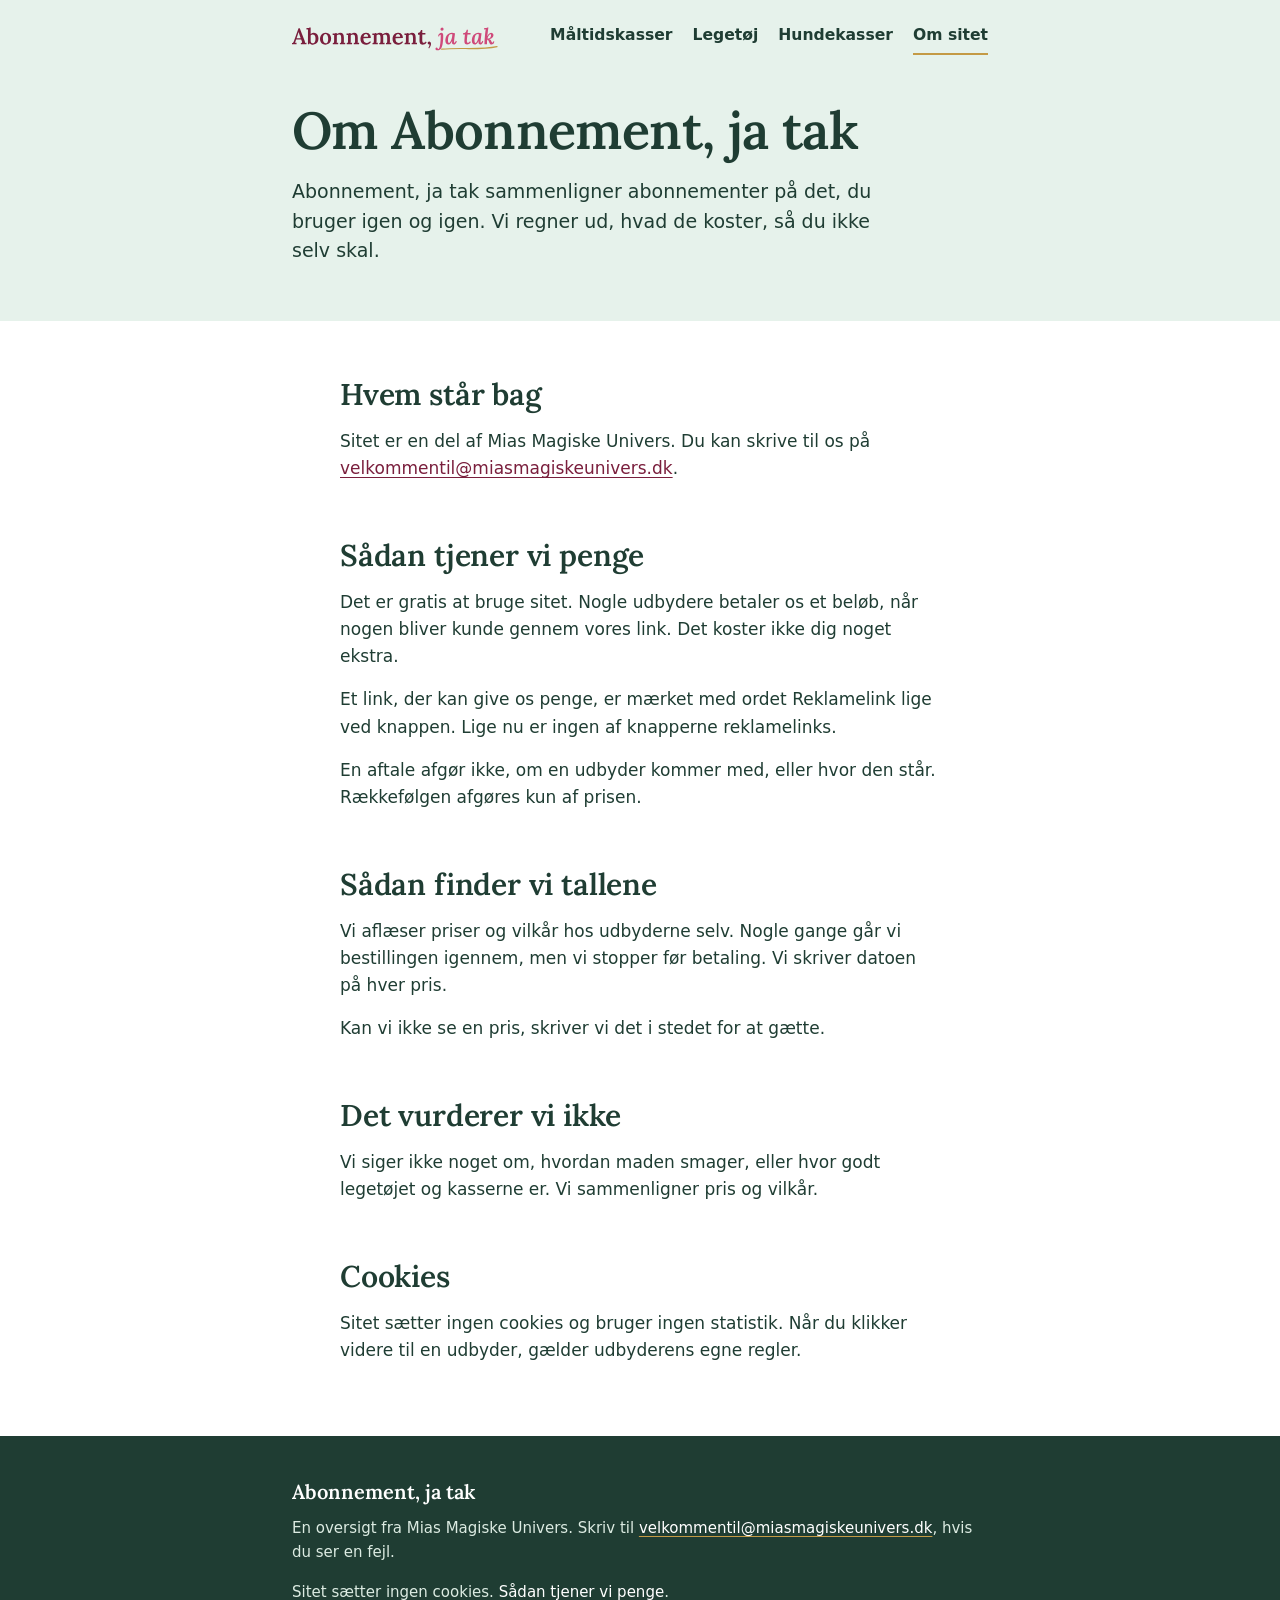
<file: docs/om/index.html>
<!doctype html>
<html lang="da">
<head>
<meta charset="utf-8">
<meta name="viewport" content="width=device-width, initial-scale=1">
<meta name="color-scheme" content="light">
<title>Om sitet | Abonnement, ja tak</title>
<meta name="description" content="Hvem står bag Abonnement, ja tak, hvordan vi finder priserne, og hvordan sitet tjener penge.">
<link rel="canonical" href="https://abonnementjatak.dk/om/">
<meta property="og:url" content="https://abonnementjatak.dk/om/">
<meta property="og:type" content="website">
<meta property="og:locale" content="da_DK">
<meta property="og:site_name" content="Abonnement, ja tak">
<meta property="og:title" content="Om sitet | Abonnement, ja tak">
<meta property="og:description" content="Hvem står bag Abonnement, ja tak, hvordan vi finder priserne, og hvordan sitet tjener penge.">
<meta name="theme-color" content="#e6f2eb">
<link rel="icon" href="../favicon.svg" type="image/svg+xml">
<link rel="preload" href="../fonts/ajt-serif.woff" as="font" type="font/woff" crossorigin>
<link rel="stylesheet" href="../styles.css">
</head>
<body>
<a class="spring" href="#indhold">Gå til indholdet</a>
<header class="top-baand">
<div class="ramme top">
<a class="maerke" href="../"><img src="../logo.svg" width="564" height="83" alt="Abonnement, ja tak, forsiden"></a>
<nav aria-label="Hovedmenu"><a href="../vegetariske-maaltidskasser/">Måltidskasser</a><a href="../legetoej/">Legetøj</a><a href="../hundekasser/">Hundekasser</a><a href="../om/" aria-current="page">Om sitet</a></nav>
</div>
</header>
<main id="indhold">
<section class="intro">
<div class="ramme">
<h1>Om Abonnement, ja tak</h1>
<p class="lead">Abonnement, ja tak sammenligner abonnementer på det, du bruger igen og igen. Vi regner ud, hvad de koster, så du ikke selv skal.</p>
</div>
</section>
<div class="ramme tekst">
<h2 id="hvem">Hvem står bag</h2>
<p>Sitet er en del af Mias Magiske Univers. Du kan skrive til os på <a href="mailto:velkommentil@miasmagiskeunivers.dk">velkommentil@miasmagiskeunivers.dk</a>.</p>
<h2 id="penge">Sådan tjener vi penge</h2>
<p>Det er gratis at bruge sitet. Nogle udbydere betaler os et beløb, når nogen bliver kunde gennem vores link. Det koster ikke dig noget ekstra.</p>
<p>Et link, der kan give os penge, er mærket med ordet Reklamelink lige ved knappen. Lige nu er ingen af knapperne reklamelinks.</p>
<p>En aftale afgør ikke, om en udbyder kommer med, eller hvor den står. Rækkefølgen afgøres kun af prisen.</p>
<h2 id="tal">Sådan finder vi tallene</h2>
<p>Vi aflæser priser og vilkår hos udbyderne selv. Nogle gange går vi bestillingen igennem, men vi stopper før betaling. Vi skriver datoen på hver pris.</p>
<p>Kan vi ikke se en pris, skriver vi det i stedet for at gætte.</p>
<h2 id="vurdering">Det vurderer vi ikke</h2>
<p>Vi siger ikke noget om, hvordan maden smager, eller hvor godt legetøjet og kasserne er. Vi sammenligner pris og vilkår.</p>
<h2 id="cookies">Cookies</h2>
<p>Sitet sætter ingen cookies og bruger ingen statistik. Når du klikker videre til en udbyder, gælder udbyderens egne regler.</p>
</div>
</main>
<footer class="bund">
<div class="ramme">
<p class="bund-navn">Abonnement, ja tak</p>
<p>En oversigt fra Mias Magiske Univers. Skriv til <a href="mailto:velkommentil@miasmagiskeunivers.dk">velkommentil@miasmagiskeunivers.dk</a>, hvis du ser en fejl.</p>
<p>Sitet sætter ingen cookies. <a href="../om/#penge">Sådan tjener vi penge</a>.</p>
</div>
</footer>
</body>
</html>
</file>
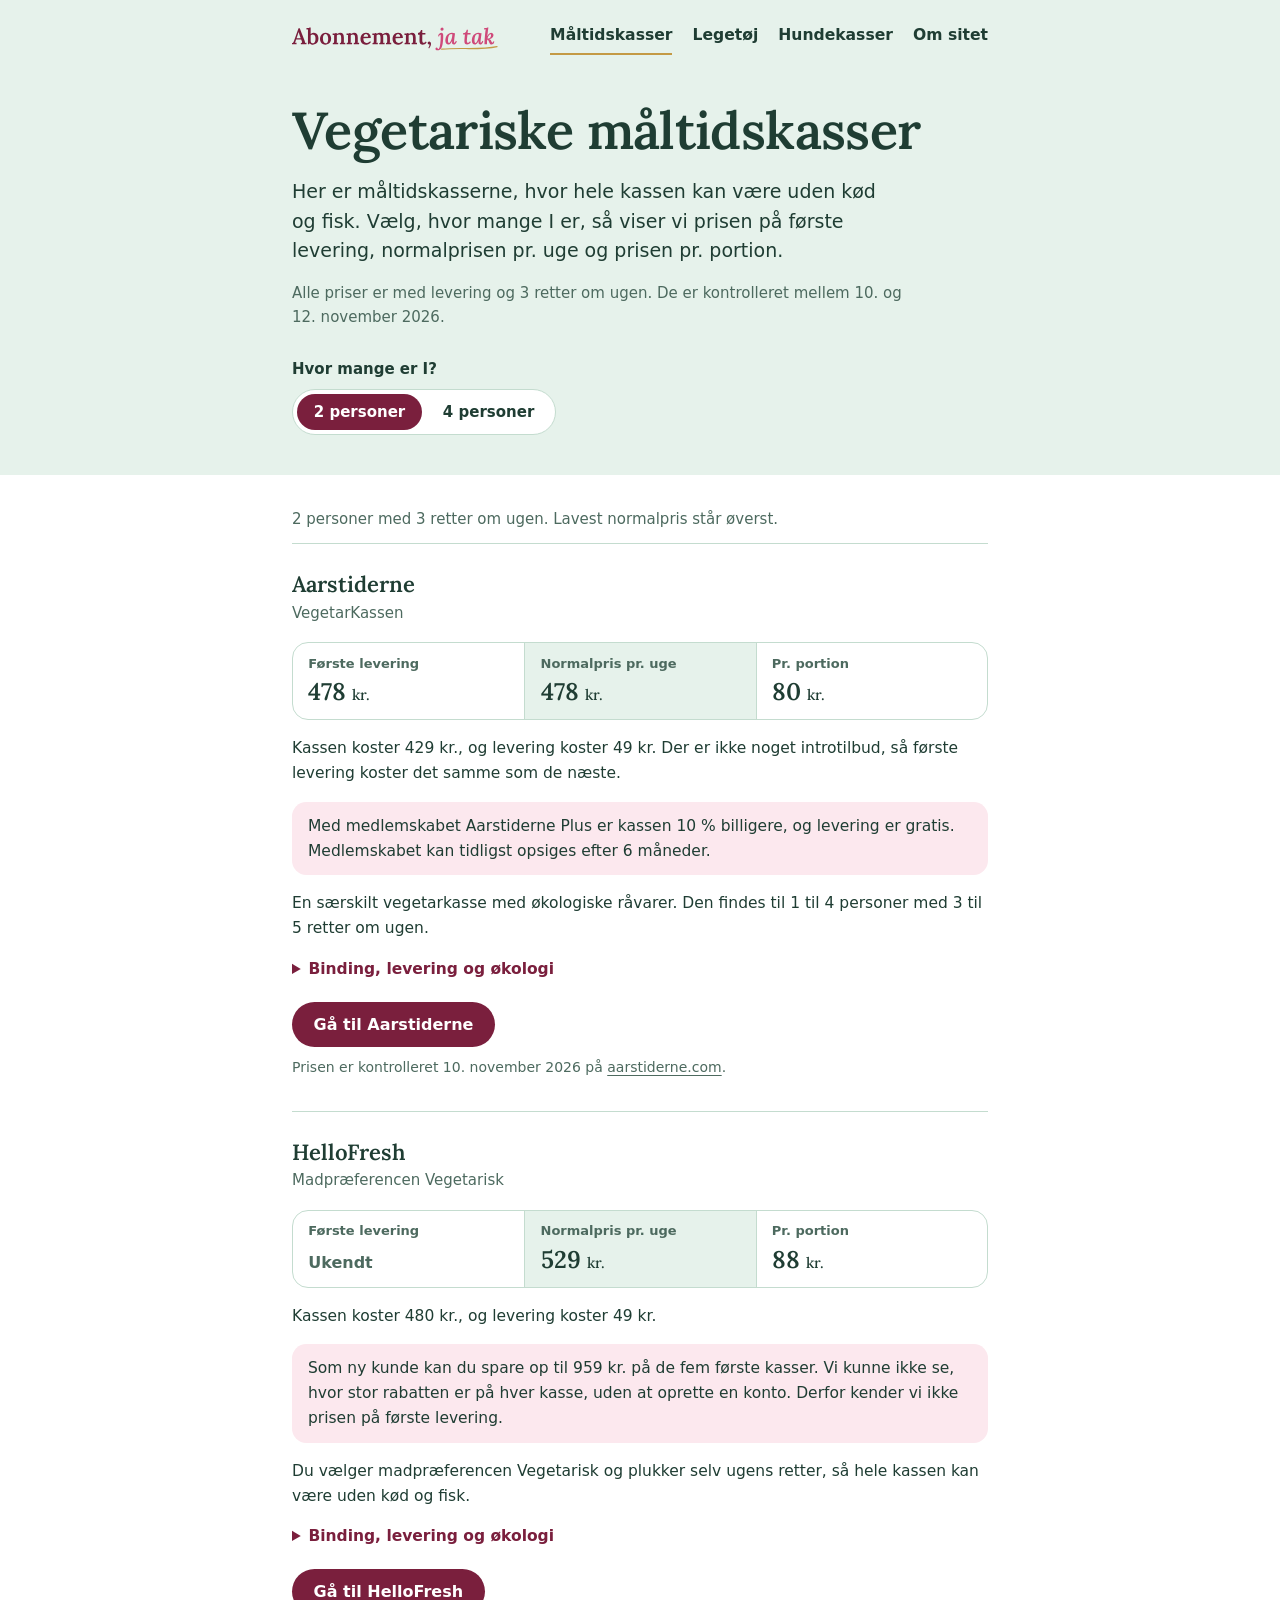
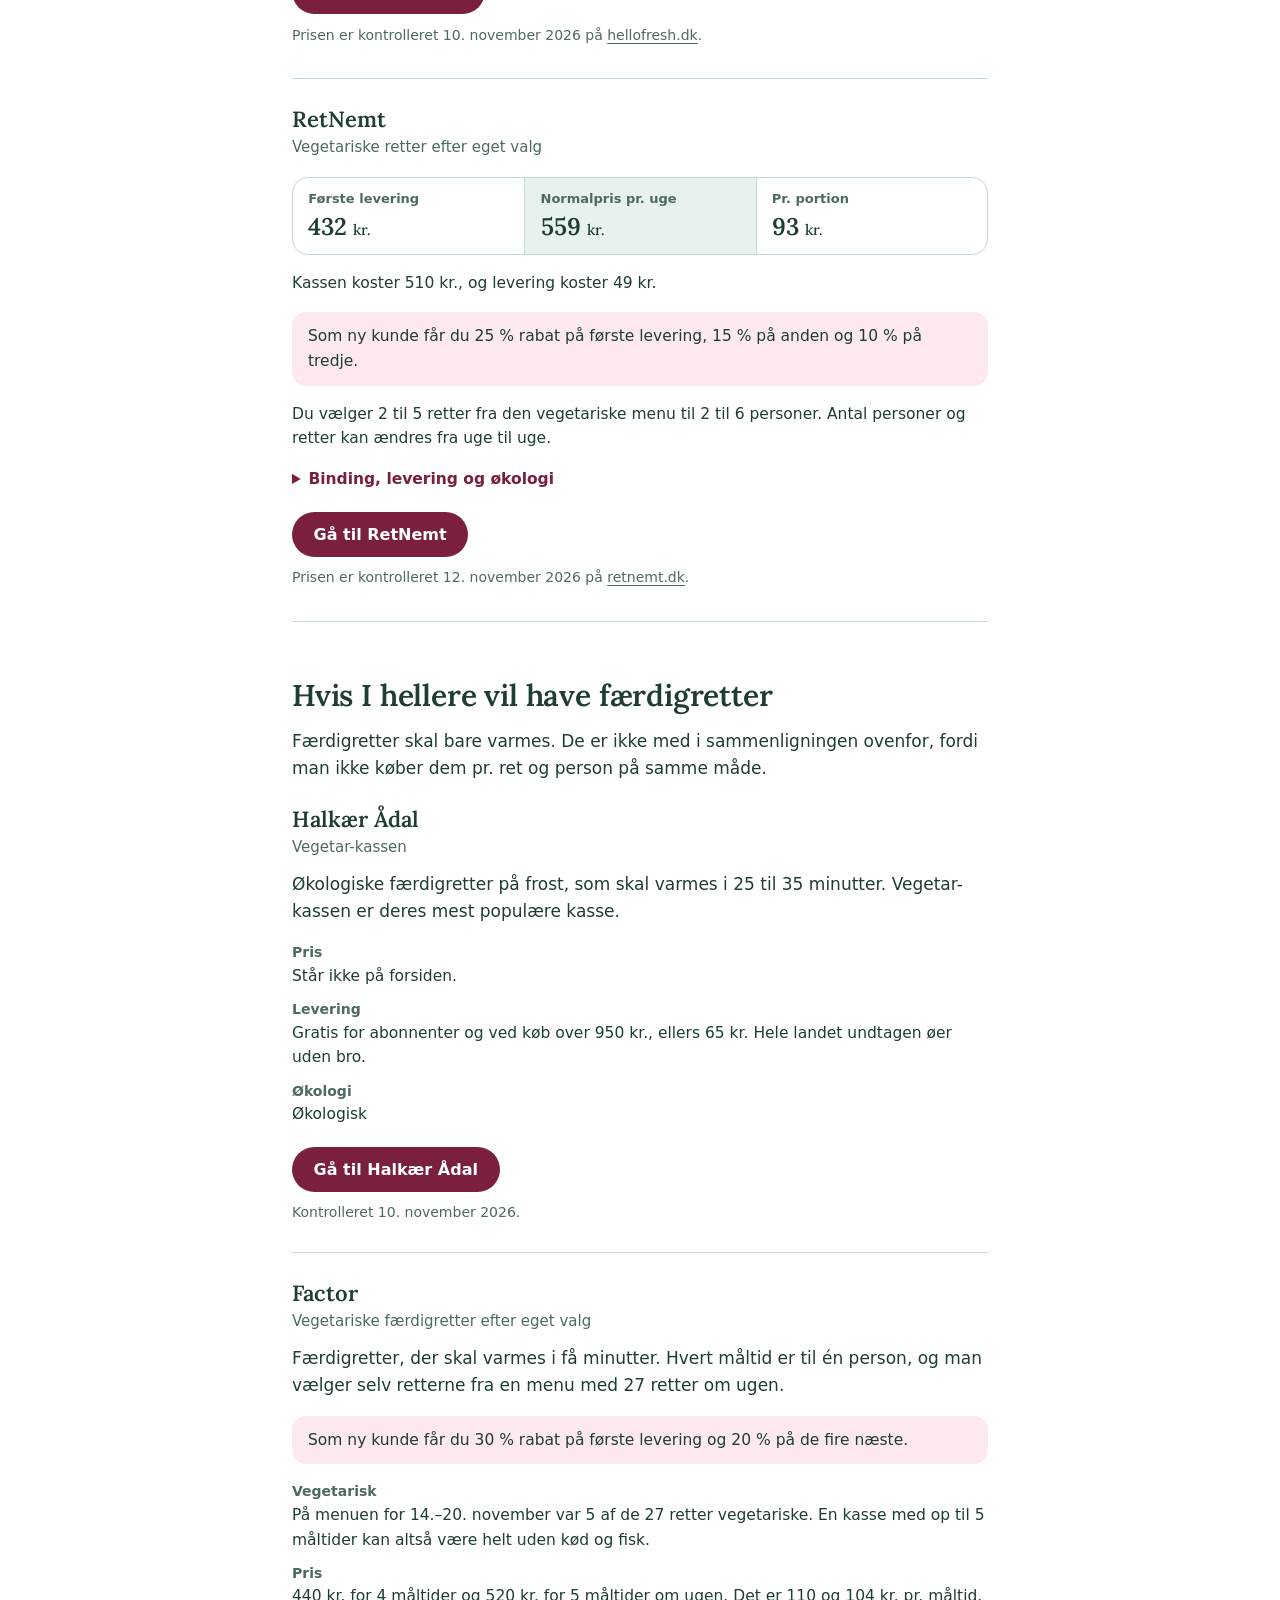
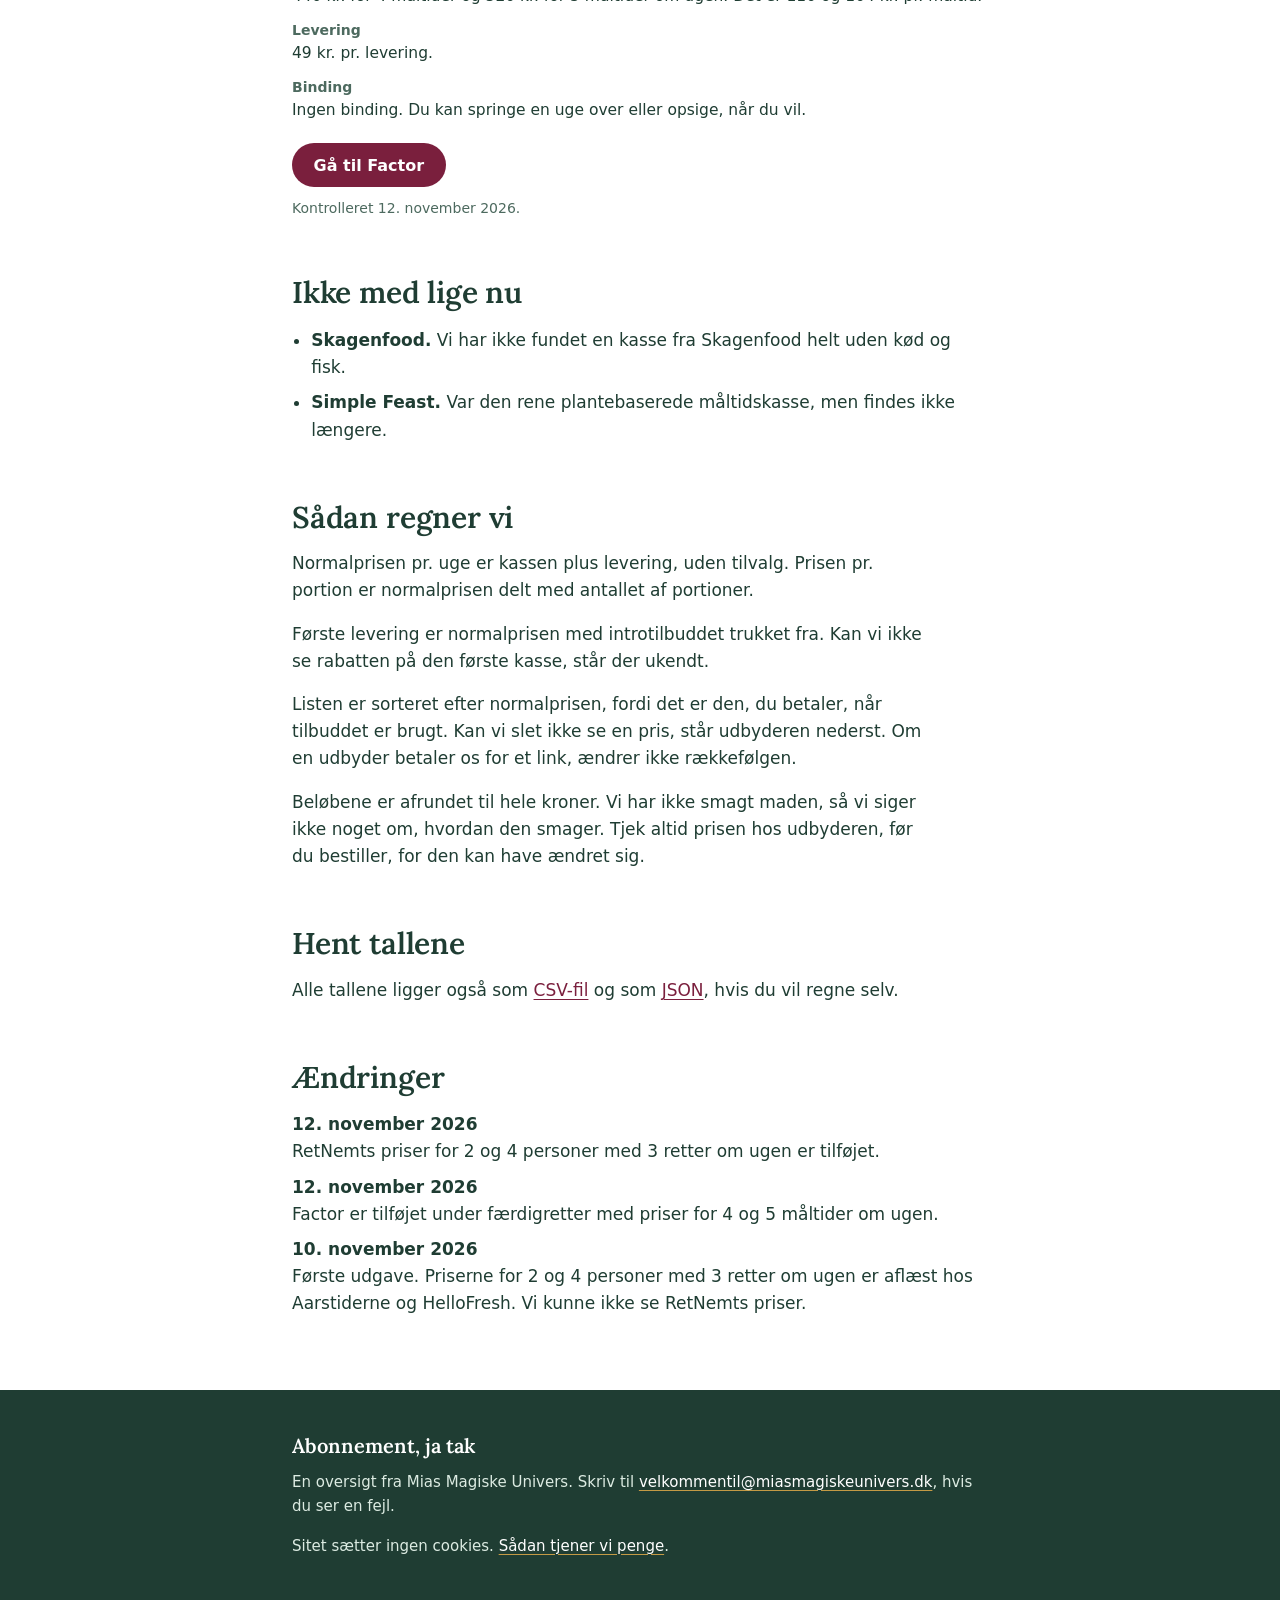
<file: docs/vegetariske-maaltidskasser/index.html>
<!doctype html>
<html lang="da">
<head>
<meta charset="utf-8">
<meta name="viewport" content="width=device-width, initial-scale=1">
<meta name="color-scheme" content="light">
<title>Vegetariske måltidskasser til 2 og 4 personer | Abonnement, ja tak</title>
<meta name="description" content="Sammenlign vegetariske måltidskasser fra Aarstiderne, HelloFresh og RetNemt. Se prisen på første levering, normalprisen pr. uge og prisen pr. portion for 2 og 4 personer. Kontrolleret mellem 10. og 12. november 2026.">
<link rel="canonical" href="https://abonnementjatak.dk/vegetariske-maaltidskasser/">
<meta property="og:url" content="https://abonnementjatak.dk/vegetariske-maaltidskasser/">
<meta property="og:type" content="website">
<meta property="og:locale" content="da_DK">
<meta property="og:site_name" content="Abonnement, ja tak">
<meta property="og:title" content="Vegetariske måltidskasser til 2 og 4 personer | Abonnement, ja tak">
<meta property="og:description" content="Sammenlign vegetariske måltidskasser fra Aarstiderne, HelloFresh og RetNemt. Se prisen på første levering, normalprisen pr. uge og prisen pr. portion for 2 og 4 personer. Kontrolleret mellem 10. og 12. november 2026.">
<meta name="theme-color" content="#e6f2eb">
<link rel="icon" href="../favicon.svg" type="image/svg+xml">
<link rel="preload" href="../fonts/ajt-serif.woff" as="font" type="font/woff" crossorigin>
<link rel="stylesheet" href="../styles.css">
<style>
@supports selector(:has(a)) {
.sammenligning:has(#plan-2x3:checked) [data-vis="2x3"],
.sammenligning:has(#plan-4x3:checked) [data-vis="4x3"] {
  display: block;
}
}
</style>
<script type="application/ld+json">
{
 "@context": "https://schema.org",
 "@graph": [
  {
   "@type": "WebPage",
   "@id": "https://abonnementjatak.dk/vegetariske-maaltidskasser/",
   "url": "https://abonnementjatak.dk/vegetariske-maaltidskasser/",
   "name": "Vegetariske måltidskasser",
   "inLanguage": "da",
   "dateModified": "2026-11-12",
   "isPartOf": {
    "@id": "https://abonnementjatak.dk/#site"
   }
  },
  {
   "@type": "ItemList",
   "name": "Vegetariske måltidskasser i Danmark",
   "itemListOrder": "https://schema.org/ItemListUnordered",
   "numberOfItems": 3,
   "itemListElement": [
    {
     "@type": "ListItem",
     "position": 1,
     "name": "Aarstiderne, VegetarKassen",
     "url": "https://www.aarstiderne.com/maaltidskasser/maaltidskasse-vegetarkassen"
    },
    {
     "@type": "ListItem",
     "position": 2,
     "name": "HelloFresh, Madpræferencen Vegetarisk",
     "url": "https://www.hellofresh.dk/"
    },
    {
     "@type": "ListItem",
     "position": 3,
     "name": "RetNemt, Vegetariske retter efter eget valg",
     "url": "https://www.retnemt.dk/maltidskasse/vegetar"
    }
   ]
  },
  {
   "@type": "Dataset",
   "name": "Priser på vegetariske måltidskasser i Danmark",
   "description": "Pris på første levering, normalpris pr. uge og pris pr. portion med levering for vegetariske måltidskasser til 2 og 4 personer, aflæst hos udbyderne.",
   "url": "https://abonnementjatak.dk/vegetariske-maaltidskasser/",
   "inLanguage": "da",
   "dateModified": "2026-11-12",
   "creator": {
    "@type": "Organization",
    "name": "Mias Magiske Univers"
   },
   "distribution": [
    {
     "@type": "DataDownload",
     "encodingFormat": "text/csv",
     "contentUrl": "https://abonnementjatak.dk/data/vegetariske-maaltidskasser.csv"
    },
    {
     "@type": "DataDownload",
     "encodingFormat": "application/json",
     "contentUrl": "https://abonnementjatak.dk/data/vegetariske-maaltidskasser.json"
    }
   ]
  }
 ]
}
</script>
</head>
<body>
<a class="spring" href="#indhold">Gå til indholdet</a>
<header class="top-baand">
<div class="ramme top">
<a class="maerke" href="../"><img src="../logo.svg" width="564" height="83" alt="Abonnement, ja tak, forsiden"></a>
<nav aria-label="Hovedmenu"><a href="../vegetariske-maaltidskasser/" aria-current="page">Måltidskasser</a><a href="../legetoej/">Legetøj</a><a href="../hundekasser/">Hundekasser</a><a href="../om/">Om sitet</a></nav>
</div>
</header>
<main id="indhold">
<div class="sammenligning">
<section class="intro">
<div class="ramme">
<h1>Vegetariske måltidskasser</h1>
<p class="lead">Her er måltidskasserne, hvor hele kassen kan være uden kød og fisk. Vælg, hvor mange I er, så viser vi prisen på første levering, normalprisen pr. uge og prisen pr. portion.</p>
<p class="dato">Alle priser er med levering og 3 retter om ugen. De er kontrolleret mellem 10. og 12. november 2026.</p>
<div class="valg">
<fieldset class="segment">
<legend>Hvor mange er I?</legend>
<div class="segment-valg">
<input type="radio" name="plan" id="plan-2x3" value="2x3" checked><label for="plan-2x3">2 personer</label>
<input type="radio" name="plan" id="plan-4x3" value="4x3"><label for="plan-4x3">4 personer</label>
</div>
</fieldset>
</div>
</div>
</section>
<div class="ramme lister">
<div class="liste" data-vis="2x3">
<p class="liste-status">2 personer med 3 retter om ugen. Lavest normalpris står øverst.</p>
<ol class="udbydere">
<li class="udbyder">
<h3>Aarstiderne</h3>
<p class="loesning">VegetarKassen</p>
<dl class="priser">
<div><dt>Første levering</dt><dd><span class="beloeb">478</span> <span class="enhed">kr.</span></dd></div>
<div class="valgt"><dt>Normalpris pr. uge</dt><dd><span class="beloeb">478</span> <span class="enhed">kr.</span></dd></div>
<div><dt>Pr. portion</dt><dd><span class="beloeb">80</span> <span class="enhed">kr.</span></dd></div>
</dl>
<p class="regnestykke">Kassen koster 429 kr., og levering koster 49 kr. Der er ikke noget introtilbud, så første levering koster det samme som de næste.</p>
<p class="tilbud-boks">Med medlemskabet Aarstiderne Plus er kassen 10 % billigere, og levering er gratis. Medlemskabet kan tidligst opsiges efter 6 måneder.</p>
<p class="beskrivelse">En særskilt vegetarkasse med økologiske råvarer. Den findes til 1 til 4 personer med 3 til 5 retter om ugen.</p>
<details class="vilkaar">
<summary>Binding, levering og økologi</summary>
<dl>
<div><dt>Binding</dt><dd>Der er ikke oplyst nogen binding på selve kassen. Medlemskabet Aarstiderne Plus kan tidligst opsiges efter 6 måneder med 30 dages varsel.</dd></div>
<div><dt>Levering</dt><dd>49 kr. pr. levering. Gratis med Aarstiderne Plus.</dd></div>
<div><dt>Økologi</dt><dd>Økologisk</dd></div>
</dl>
</details>
<div class="videre"><a class="knap" href="https://www.aarstiderne.com/maaltidskasser/maaltidskasse-vegetarkassen">Gå til Aarstiderne</a></div>
<p class="kontrol">Prisen er kontrolleret 10. november 2026 på <a href="https://www.aarstiderne.com/maaltidskasser/maaltidskasse-vegetarkassen">aarstiderne.com</a>.</p>
</li>
<li class="udbyder">
<h3>HelloFresh</h3>
<p class="loesning">Madpræferencen Vegetarisk</p>
<dl class="priser">
<div><dt>Første levering</dt><dd><span class="ukendt-tal">Ukendt</span></dd></div>
<div class="valgt"><dt>Normalpris pr. uge</dt><dd><span class="beloeb">529</span> <span class="enhed">kr.</span></dd></div>
<div><dt>Pr. portion</dt><dd><span class="beloeb">88</span> <span class="enhed">kr.</span></dd></div>
</dl>
<p class="regnestykke">Kassen koster 480 kr., og levering koster 49 kr.</p>
<p class="tilbud-boks">Som ny kunde kan du spare op til 959 kr. på de fem første kasser. Vi kunne ikke se, hvor stor rabatten er på hver kasse, uden at oprette en konto. Derfor kender vi ikke prisen på første levering.</p>
<p class="beskrivelse">Du vælger madpræferencen Vegetarisk og plukker selv ugens retter, så hele kassen kan være uden kød og fisk.</p>
<details class="vilkaar">
<summary>Binding, levering og økologi</summary>
<dl>
<div><dt>Binding</dt><dd>Ingen binding. Du kan holde pause eller opsige, men ændringer skal ske ugen før levering.</dd></div>
<div><dt>Levering</dt><dd>49 kr. pr. levering. Hele Danmark og Bornholm, men ikke øer uden bro.</dd></div>
<div><dt>Økologi</dt><dd>Ikke oplyst</dd></div>
</dl>
</details>
<div class="videre"><a class="knap" href="https://www.hellofresh.dk/">Gå til HelloFresh</a></div>
<p class="kontrol">Prisen er kontrolleret 10. november 2026 på <a href="https://www.hellofresh.dk/plans">hellofresh.dk</a>.</p>
</li>
<li class="udbyder">
<h3>RetNemt</h3>
<p class="loesning">Vegetariske retter efter eget valg</p>
<dl class="priser">
<div><dt>Første levering</dt><dd><span class="beloeb">432</span> <span class="enhed">kr.</span></dd></div>
<div class="valgt"><dt>Normalpris pr. uge</dt><dd><span class="beloeb">559</span> <span class="enhed">kr.</span></dd></div>
<div><dt>Pr. portion</dt><dd><span class="beloeb">93</span> <span class="enhed">kr.</span></dd></div>
</dl>
<p class="regnestykke">Kassen koster 510 kr., og levering koster 49 kr.</p>
<p class="tilbud-boks">Som ny kunde får du 25 % rabat på første levering, 15 % på anden og 10 % på tredje.</p>
<p class="beskrivelse">Du vælger 2 til 5 retter fra den vegetariske menu til 2 til 6 personer. Antal personer og retter kan ændres fra uge til uge.</p>
<details class="vilkaar">
<summary>Binding, levering og økologi</summary>
<dl>
<div><dt>Binding</dt><dd>Ingen binding. Du kan springe uger over, holde pause eller opsige. Bestil og ret senest onsdag kl. 23.59 for næste uge.</dd></div>
<div><dt>Levering</dt><dd>49 kr. pr. levering. Hele landet undtagen øer uden bro, men Bornholm og Ærø er med.</dd></div>
<div><dt>Økologi</dt><dd>Ikke oplyst</dd></div>
</dl>
</details>
<div class="videre"><a class="knap" href="https://www.retnemt.dk/maltidskasse/vegetar">Gå til RetNemt</a></div>
<p class="kontrol">Prisen er kontrolleret 12. november 2026 på <a href="https://www.retnemt.dk/vaelg-maltidskasse?praeferencer=vegetar">retnemt.dk</a>.</p>
</li>
</ol>
</div>
<div class="liste" data-vis="4x3">
<p class="liste-status">4 personer med 3 retter om ugen. Lavest normalpris står øverst.</p>
<ol class="udbydere">
<li class="udbyder">
<h3>HelloFresh</h3>
<p class="loesning">Madpræferencen Vegetarisk</p>
<dl class="priser">
<div><dt>Første levering</dt><dd><span class="ukendt-tal">Ukendt</span></dd></div>
<div class="valgt"><dt>Normalpris pr. uge</dt><dd><span class="beloeb">719</span> <span class="enhed">kr.</span></dd></div>
<div><dt>Pr. portion</dt><dd><span class="beloeb">60</span> <span class="enhed">kr.</span></dd></div>
</dl>
<p class="regnestykke">Kassen koster 670 kr., og levering koster 49 kr.</p>
<p class="tilbud-boks">Som ny kunde kan du spare op til 959 kr. på de fem første kasser. Vi kunne ikke se, hvor stor rabatten er på hver kasse, uden at oprette en konto. Derfor kender vi ikke prisen på første levering.</p>
<p class="beskrivelse">Du vælger madpræferencen Vegetarisk og plukker selv ugens retter, så hele kassen kan være uden kød og fisk.</p>
<details class="vilkaar">
<summary>Binding, levering og økologi</summary>
<dl>
<div><dt>Binding</dt><dd>Ingen binding. Du kan holde pause eller opsige, men ændringer skal ske ugen før levering.</dd></div>
<div><dt>Levering</dt><dd>49 kr. pr. levering. Hele Danmark og Bornholm, men ikke øer uden bro.</dd></div>
<div><dt>Økologi</dt><dd>Ikke oplyst</dd></div>
</dl>
</details>
<div class="videre"><a class="knap" href="https://www.hellofresh.dk/">Gå til HelloFresh</a></div>
<p class="kontrol">Prisen er kontrolleret 10. november 2026 på <a href="https://www.hellofresh.dk/plans">hellofresh.dk</a>.</p>
</li>
<li class="udbyder">
<h3>RetNemt</h3>
<p class="loesning">Vegetariske retter efter eget valg</p>
<dl class="priser">
<div><dt>Første levering</dt><dd><span class="beloeb">567</span> <span class="enhed">kr.</span></dd></div>
<div class="valgt"><dt>Normalpris pr. uge</dt><dd><span class="beloeb">739</span> <span class="enhed">kr.</span></dd></div>
<div><dt>Pr. portion</dt><dd><span class="beloeb">62</span> <span class="enhed">kr.</span></dd></div>
</dl>
<p class="regnestykke">Kassen koster 690 kr., og levering koster 49 kr.</p>
<p class="tilbud-boks">Som ny kunde får du 25 % rabat på første levering, 15 % på anden og 10 % på tredje.</p>
<p class="beskrivelse">Du vælger 2 til 5 retter fra den vegetariske menu til 2 til 6 personer. Antal personer og retter kan ændres fra uge til uge.</p>
<details class="vilkaar">
<summary>Binding, levering og økologi</summary>
<dl>
<div><dt>Binding</dt><dd>Ingen binding. Du kan springe uger over, holde pause eller opsige. Bestil og ret senest onsdag kl. 23.59 for næste uge.</dd></div>
<div><dt>Levering</dt><dd>49 kr. pr. levering. Hele landet undtagen øer uden bro, men Bornholm og Ærø er med.</dd></div>
<div><dt>Økologi</dt><dd>Ikke oplyst</dd></div>
</dl>
</details>
<div class="videre"><a class="knap" href="https://www.retnemt.dk/maltidskasse/vegetar">Gå til RetNemt</a></div>
<p class="kontrol">Prisen er kontrolleret 12. november 2026 på <a href="https://www.retnemt.dk/vaelg-maltidskasse?praeferencer=vegetar">retnemt.dk</a>.</p>
</li>
<li class="udbyder">
<h3>Aarstiderne</h3>
<p class="loesning">VegetarKassen</p>
<dl class="priser">
<div><dt>Første levering</dt><dd><span class="beloeb">788</span> <span class="enhed">kr.</span></dd></div>
<div class="valgt"><dt>Normalpris pr. uge</dt><dd><span class="beloeb">788</span> <span class="enhed">kr.</span></dd></div>
<div><dt>Pr. portion</dt><dd><span class="beloeb">66</span> <span class="enhed">kr.</span></dd></div>
</dl>
<p class="regnestykke">Kassen koster 739 kr., og levering koster 49 kr. Der er ikke noget introtilbud, så første levering koster det samme som de næste.</p>
<p class="tilbud-boks">Med medlemskabet Aarstiderne Plus er kassen 10 % billigere, og levering er gratis. Medlemskabet kan tidligst opsiges efter 6 måneder.</p>
<p class="beskrivelse">En særskilt vegetarkasse med økologiske råvarer. Den findes til 1 til 4 personer med 3 til 5 retter om ugen.</p>
<details class="vilkaar">
<summary>Binding, levering og økologi</summary>
<dl>
<div><dt>Binding</dt><dd>Der er ikke oplyst nogen binding på selve kassen. Medlemskabet Aarstiderne Plus kan tidligst opsiges efter 6 måneder med 30 dages varsel.</dd></div>
<div><dt>Levering</dt><dd>49 kr. pr. levering. Gratis med Aarstiderne Plus.</dd></div>
<div><dt>Økologi</dt><dd>Økologisk</dd></div>
</dl>
</details>
<div class="videre"><a class="knap" href="https://www.aarstiderne.com/maaltidskasser/maaltidskasse-vegetarkassen">Gå til Aarstiderne</a></div>
<p class="kontrol">Prisen er kontrolleret 10. november 2026 på <a href="https://www.aarstiderne.com/maaltidskasser/maaltidskasse-vegetarkassen">aarstiderne.com</a>.</p>
</li>
</ol>
</div>
</div>
</div>
<div class="ramme">
<h2 id="faerdigretter">Hvis I hellere vil have færdigretter</h2>
<p>Færdigretter skal bare varmes. De er ikke med i sammenligningen ovenfor, fordi man ikke køber dem pr. ret og person på samme måde.</p>
<div class="faerdig">
<h3>Halkær Ådal</h3>
<p class="loesning">Vegetar-kassen</p>
<p>Økologiske færdigretter på frost, som skal varmes i 25 til 35 minutter. Vegetar-kassen er deres mest populære kasse.</p>

<dl class="fakta">
<div><dt>Pris</dt><dd>Står ikke på forsiden.</dd></div>
<div><dt>Levering</dt><dd>Gratis for abonnenter og ved køb over 950 kr., ellers 65 kr. Hele landet undtagen øer uden bro.</dd></div>
<div><dt>Økologi</dt><dd>Økologisk</dd></div>
</dl>
<div class="videre"><a class="knap" href="https://halkaeraadal.dk/">Gå til Halkær Ådal</a></div>
<p class="kontrol">Kontrolleret 10. november 2026.</p>
</div><div class="faerdig">
<h3>Factor</h3>
<p class="loesning">Vegetariske færdigretter efter eget valg</p>
<p>Færdigretter, der skal varmes i få minutter. Hvert måltid er til én person, og man vælger selv retterne fra en menu med 27 retter om ugen.</p>
<p class="tilbud-boks">Som ny kunde får du 30 % rabat på første levering og 20 % på de fire næste.</p>
<dl class="fakta">
<div><dt>Vegetarisk</dt><dd>På menuen for 14.–20. november var 5 af de 27 retter vegetariske. En kasse med op til 5 måltider kan altså være helt uden kød og fisk.</dd></div>
<div><dt>Pris</dt><dd>440 kr. for 4 måltider og 520 kr. for 5 måltider om ugen. Det er 110 og 104 kr. pr. måltid.</dd></div>
<div><dt>Levering</dt><dd>49 kr. pr. levering.</dd></div>
<div><dt>Binding</dt><dd>Ingen binding. Du kan springe en uge over eller opsige, når du vil.</dd></div>
</dl>
<div class="videre"><a class="knap" href="https://www.factormeals.dk/">Gå til Factor</a></div>
<p class="kontrol">Kontrolleret 12. november 2026.</p>
</div>
<h2 id="ikke-med">Ikke med lige nu</h2>
<ul class="ikke-med">
<li><strong>Skagenfood.</strong> Vi har ikke fundet en kasse fra Skagenfood helt uden kød og fisk.</li>
<li><strong>Simple Feast.</strong> Var den rene plantebaserede måltidskasse, men findes ikke længere.</li>
</ul>
<h2 id="metode">Sådan regner vi</h2>
<div class="tekst">
<p>Normalprisen pr. uge er kassen plus levering, uden tilvalg. Prisen pr. portion er normalprisen delt med antallet af portioner.</p>
<p>Første levering er normalprisen med introtilbuddet trukket fra. Kan vi ikke se rabatten på den første kasse, står der ukendt.</p>
<p>Listen er sorteret efter normalprisen, fordi det er den, du betaler, når tilbuddet er brugt. Kan vi slet ikke se en pris, står udbyderen nederst. Om en udbyder betaler os for et link, ændrer ikke rækkefølgen.</p>
<p>Beløbene er afrundet til hele kroner. Vi har ikke smagt maden, så vi siger ikke noget om, hvordan den smager. Tjek altid prisen hos udbyderen, før du bestiller, for den kan have ændret sig.</p>
</div>
<h2 id="data">Hent tallene</h2>
<p>Alle tallene ligger også som <a href="../data/vegetariske-maaltidskasser.csv">CSV-fil</a> og som <a href="../data/vegetariske-maaltidskasser.json">JSON</a>, hvis du vil regne selv.</p>
<h2 id="aendringer">Ændringer</h2>
<ul class="log">
<li><time datetime="2026-11-12">12. november 2026</time> RetNemts priser for 2 og 4 personer med 3 retter om ugen er tilføjet.</li>
<li><time datetime="2026-11-12">12. november 2026</time> Factor er tilføjet under færdigretter med priser for 4 og 5 måltider om ugen.</li>
<li><time datetime="2026-11-10">10. november 2026</time> Første udgave. Priserne for 2 og 4 personer med 3 retter om ugen er aflæst hos Aarstiderne og HelloFresh. Vi kunne ikke se RetNemts priser.</li>
</ul>
</div>
</main>
<footer class="bund">
<div class="ramme">
<p class="bund-navn">Abonnement, ja tak</p>
<p>En oversigt fra Mias Magiske Univers. Skriv til <a href="mailto:velkommentil@miasmagiskeunivers.dk">velkommentil@miasmagiskeunivers.dk</a>, hvis du ser en fejl.</p>
<p>Sitet sætter ingen cookies. <a href="../om/#penge">Sådan tjener vi penge</a>.</p>
</div>
</footer>
</body>
</html>
</file>
<file: docs/styles.css>
/* Abonnement, ja tak

   Farver: hvidt papir, mint og rosa flader, bordeaux til knapper og links,
   dyb grøn til tekst og bund, guld til de små detaljer.
   Skrift: AJT Serif (et udsnit af Lora, se fonts/OFL.txt) til overskrifter og priser,
   systemets egen sans til brødtekst og knapper.
   Sitet er altid lyst, også når telefonen står i mørk tilstand. */

@font-face {
  font-family: "AJT Serif";
  src: url("fonts/ajt-serif.woff") format("woff");
  font-weight: 500 700;
  font-style: normal;
  font-display: swap;
}

:root {
  color-scheme: light;
  --hvid: #ffffff;
  --mint: #e6f2eb;
  --mint-linje: #c4dccf;
  --rosa-flade: #fce8ee;
  --rosa-linje: #f0c3d1;
  --bordeaux: #7a1f3d;
  --bordeaux-moerk: #5c142c;
  --groen: #1f3d33;
  --groen-svag: #4d6a5f;
  --guld: #c49a45;
  --paa-groen: #dcebe2;
  --serif: "AJT Serif", Georgia, "Times New Roman", serif;
  --sans: system-ui, -apple-system, "Segoe UI", Roboto, "Helvetica Neue", Arial, sans-serif;
  --ramme: 46rem;
}

*,
*::before,
*::after {
  box-sizing: border-box;
}

html {
  -webkit-text-size-adjust: 100%;
  background: var(--hvid);
}

body {
  margin: 0;
  background: var(--hvid);
  color: var(--groen);
  font-family: var(--sans);
  font-size: 1.0625rem;
  line-height: 1.6;
}

img {
  display: block;
  max-width: 100%;
  height: auto;
}

a {
  color: var(--bordeaux);
  text-decoration-thickness: 1px;
  text-underline-offset: 0.2em;
}

a:hover {
  color: var(--bordeaux-moerk);
  text-decoration-thickness: 2px;
}

:focus-visible {
  outline: 3px solid var(--bordeaux);
  outline-offset: 3px;
  border-radius: 4px;
}

.spring {
  position: absolute;
  left: -9999px;
}

.spring:focus {
  left: 1rem;
  top: 1rem;
  z-index: 10;
  padding: 0.5rem 1rem;
  background: var(--hvid);
}

.ramme {
  max-width: var(--ramme);
  margin: 0 auto;
  padding-left: 1.25rem;
  padding-right: 1.25rem;
}

h1,
h2,
h3 {
  font-family: var(--serif);
  font-weight: 600;
  line-height: 1.15;
  color: var(--groen);
  text-wrap: balance;
}

h1 {
  margin: 0 0 1rem;
  font-size: clamp(2.125rem, 1.45rem + 3vw, 3.25rem);
  letter-spacing: -0.012em;
}

h2 {
  margin: 3.5rem 0 1rem;
  font-size: clamp(1.5rem, 1.3rem + 0.9vw, 1.875rem);
  letter-spacing: -0.006em;
}

h3 {
  margin: 0;
  font-size: 1.375rem;
}

p {
  margin: 0 0 1rem;
}

.lead {
  max-width: 38rem;
  font-size: 1.1875rem;
  line-height: 1.55;
}

.tekst {
  max-width: 40rem;
}

/* Toppen og introen ligger på mint */

.top-baand {
  background: var(--mint);
}

.top {
  display: flex;
  flex-wrap: wrap;
  align-items: center;
  justify-content: space-between;
  gap: 0.75rem 1.25rem;
  padding-top: 1.15rem;
  padding-bottom: 1.15rem;
}

.maerke {
  display: block;
  flex: none;
}

.maerke img {
  width: 13rem;
}

.top nav {
  display: flex;
  flex-wrap: wrap;
  gap: 0.15rem 1.25rem;
  font-size: 0.975rem;
  font-weight: 600;
}

.top nav a {
  padding: 0.3rem 0;
  border-bottom: 2px solid transparent;
  color: var(--groen);
  text-decoration: none;
}

.top nav a:hover {
  border-bottom-color: var(--mint-linje);
  color: var(--groen);
}

.top nav a[aria-current="page"] {
  border-bottom-color: var(--guld);
}

.intro {
  background: var(--mint);
}

.intro > .ramme {
  padding-top: 1.75rem;
  padding-bottom: 2.5rem;
}

.dato {
  margin: 0;
  color: var(--groen-svag);
  font-size: 0.9375rem;
}

/* Knapper */

.knap {
  display: inline-block;
  padding: 0.8rem 1.35rem;
  border-radius: 999px;
  background: var(--bordeaux);
  color: var(--hvid);
  font-family: var(--sans);
  font-size: 1rem;
  font-weight: 600;
  line-height: 1.2;
  text-decoration: none;
}

.knap:hover {
  background: var(--bordeaux-moerk);
  color: var(--hvid);
}

.videre {
  display: flex;
  flex-wrap: wrap;
  align-items: center;
  gap: 0.5rem 0.9rem;
  margin: 1.25rem 0 0.6rem;
}

.reklame {
  padding: 0.15rem 0.6rem;
  border: 1px solid var(--mint-linje);
  border-radius: 999px;
  color: var(--groen-svag);
  font-size: 0.8125rem;
  font-weight: 600;
}

.kontrol {
  margin: 0;
  color: var(--groen-svag);
  font-size: 0.875rem;
}

.kontrol a {
  color: inherit;
}

/* Valg af antal personer og sortering. Uden :has() vises alle fire lister under hinanden. */

.valg {
  display: none;
  gap: 1.25rem 2.5rem;
  margin-top: 1.75rem;
}

.segment {
  min-width: 0;
  margin: 0;
  padding: 0;
  border: 0;
}

.segment legend {
  margin-bottom: 0.5rem;
  padding: 0;
  font-size: 0.9375rem;
  font-weight: 600;
}

.segment-valg {
  position: relative;
  display: inline-flex;
  flex-wrap: wrap;
  gap: 0.25rem;
  padding: 0.25rem;
  border: 1px solid var(--mint-linje);
  border-radius: 999px;
  background: var(--hvid);
}

.segment input {
  position: absolute;
  width: 1px;
  height: 1px;
  margin: 0;
  opacity: 0;
}

.segment label {
  padding: 0.55rem 1.05rem;
  border-radius: 999px;
  cursor: pointer;
  font-size: 0.9375rem;
  font-weight: 600;
  line-height: 1.2;
}

.segment label:hover {
  background: var(--mint);
}

.segment input:checked + label {
  background: var(--bordeaux);
  color: var(--hvid);
}

.segment input:focus-visible + label {
  outline: 3px solid var(--bordeaux);
  outline-offset: 2px;
}

@supports selector(:has(a)) {
  .valg {
    display: grid;
  }

  .liste {
    display: none;
  }
}

@media (min-width: 44rem) {
  .valg {
    grid-template-columns: auto auto;
    justify-content: start;
  }
}

/* Listen over kasser */

.liste-status {
  margin: 2rem 0 0;
  padding-bottom: 0.75rem;
  border-bottom: 1px solid var(--mint-linje);
  color: var(--groen-svag);
  font-size: 0.9375rem;
}

.udbydere {
  margin: 0;
  padding: 0;
  list-style: none;
}

.udbyder {
  padding: 1.75rem 0 2rem;
  border-bottom: 1px solid var(--mint-linje);
}

.loesning {
  margin: 0.2rem 0 0;
  color: var(--groen-svag);
  font-size: 0.9375rem;
}

/* Alder, indhold og om man beholder legetøjet står lige under navnet. */
.undertekst {
  margin: 0.5rem 0 0;
  font-size: 0.96875rem;
}

.liste-note {
  margin: 1rem 0 0;
  color: var(--groen-svag);
  font-size: 0.9375rem;
}

.priser {
  display: grid;
  grid-template-columns: repeat(3, minmax(0, 1fr));
  margin: 1.1rem 0 1rem;
  border: 1px solid var(--mint-linje);
  border-radius: 1rem;
  overflow: hidden;
}

.priser > div {
  display: flex;
  flex-direction: column;
  justify-content: space-between;
  gap: 0.4rem;
  padding: 0.8rem 0.95rem 0.85rem;
  border-left: 1px solid var(--mint-linje);
}

.priser > div:first-child {
  border-left: 0;
}

.priser-2 {
  grid-template-columns: repeat(2, minmax(0, 1fr));
}

.priser > .valgt {
  background: var(--mint);
}

.priser dt {
  color: var(--groen-svag);
  font-size: 0.8125rem;
  font-weight: 600;
  line-height: 1.3;
}

.priser dd {
  margin: 0;
  font-family: var(--serif);
  font-size: 1.5rem;
  font-weight: 600;
  line-height: 1.1;
  font-variant-numeric: lining-nums proportional-nums;
  white-space: nowrap;
}

.enhed {
  font-size: 0.62em;
  font-weight: 500;
}

.forbehold {
  display: block;
  margin-bottom: 0.15rem;
  color: var(--groen-svag);
  font-family: var(--sans);
  font-size: 0.75rem;
  font-weight: 600;
}

@media (min-width: 36rem) {
  .forbehold {
    display: inline;
    margin: 0 0.3em 0 0;
    font-size: 0.8125rem;
  }
}

.ukendt-tal {
  color: var(--groen-svag);
  font-family: var(--sans);
  font-size: 1rem;
  font-weight: 600;
}

.regnestykke,
.beskrivelse {
  font-size: 0.96875rem;
}

.tilbud-boks {
  padding: 0.75rem 1rem;
  border-radius: 0.9rem;
  background: var(--rosa-flade);
  font-size: 0.96875rem;
}

.ukendt {
  margin: 1.1rem 0 1rem;
  padding: 0.9rem 1.05rem;
  border: 1px dashed var(--mint-linje);
  border-radius: 1rem;
  font-size: 0.96875rem;
}

.vilkaar {
  margin: 0.25rem 0 0;
}

.vilkaar summary {
  width: fit-content;
  cursor: pointer;
  color: var(--bordeaux);
  font-size: 0.96875rem;
  font-weight: 600;
}

.vilkaar dl,
.fakta {
  display: grid;
  gap: 0.6rem;
  margin: 0.75rem 0 0;
}

.vilkaar dt,
.fakta dt {
  color: var(--groen-svag);
  font-size: 0.875rem;
  font-weight: 600;
}

.vilkaar dd,
.fakta dd {
  margin: 0;
  font-size: 0.96875rem;
}

/* Tilbud står på rosa */

.tilbud {
  margin-top: 3.5rem;
  padding: 1.5rem 1.4rem 0.75rem;
  border-radius: 1.25rem;
  background: var(--rosa-flade);
}

.tilbud h2 {
  margin: 0 0 0.35rem;
}

.tilbud-intro {
  color: var(--groen-svag);
  font-size: 0.9375rem;
}

.tilbud-liste {
  margin: 0;
  padding: 0;
  list-style: none;
}

.tilbud-gruppe {
  margin: 1.5rem 0 0.4rem;
  font-size: 1.25rem;
}

.tilbud-gruppe a {
  color: inherit;
  text-decoration-color: var(--rosa-linje);
}

.tilbud-liste li {
  padding: 0.85rem 0;
  border-top: 1px solid var(--rosa-linje);
}

.tilbud-navn {
  display: block;
  font-family: var(--serif);
  font-size: 1.125rem;
  font-weight: 600;
}

.tilbud-note {
  color: var(--groen-svag);
  font-size: 0.9375rem;
}

/* Færdigretter, udbydere der ikke er med, ændringer */

.faerdig {
  padding: 0.5rem 0 0;
}

.faerdig + .faerdig {
  margin-top: 1.75rem;
  padding-top: 1.75rem;
  border-top: 1px solid var(--mint-linje);
}

.faerdig .loesning {
  margin-bottom: 0.75rem;
}

.faerdig .fakta {
  margin-bottom: 0.25rem;
}

.ikke-med {
  padding-left: 1.2rem;
}

.ikke-med li {
  margin-bottom: 0.5rem;
}

.log {
  padding: 0;
  list-style: none;
}

.log li {
  margin-bottom: 0.5rem;
}

.log time {
  display: block;
  font-weight: 600;
}

/* Forsiden */

.forside-intro > .ramme {
  padding-top: 2.5rem;
  padding-bottom: 3rem;
}

.forside-intro h1 {
  max-width: 19ch;
  font-size: clamp(2.375rem, 1.5rem + 4vw, 3.75rem);
}

/* Eksemplerne på forsiden. Uden :has() står de under hinanden, og valget er skjult. */
.smagsproever {
  max-width: 30rem;
  margin-top: 2.25rem;
}

.forside-valg {
  display: none;
}

.smagsproeve {
  padding: 1.35rem 1.4rem 1.1rem;
  border-radius: 1.25rem;
  background: var(--hvid);
}

.smagsproeve + .smagsproeve {
  margin-top: 1rem;
}

@supports selector(:has(a)) {
  .forside-valg {
    display: block;
    margin-bottom: 0.9rem;
  }

  .smagsproeve[data-vis] {
    display: none;
  }

  .smagsproeve + .smagsproeve {
    margin-top: 0;
  }
}

.smagsproeve h2 {
  margin: 0;
  font-size: 1.3125rem;
}

.smagsproeve-under {
  margin: 0.3rem 0 0;
  color: var(--groen-svag);
  font-size: 0.9375rem;
}

.menukort {
  margin: 0.9rem 0 1rem;
  padding: 0;
  list-style: none;
}

.menukort li {
  display: flex;
  align-items: baseline;
  gap: 0.5rem;
  padding: 0.3rem 0;
  font-family: var(--serif);
  font-size: 1.125rem;
  font-weight: 600;
}

.menukort .prikker {
  flex: 1;
  min-width: 1rem;
  border-bottom: 2px dotted var(--guld);
}

.menukort .pris {
  font-variant-numeric: lining-nums proportional-nums;
  white-space: nowrap;
}

.forbehold-lille {
  color: var(--groen-svag);
  font-family: var(--sans);
  font-size: 0.8125rem;
  font-weight: 600;
}

.smagsproeve-note {
  margin: 0;
  color: var(--groen-svag);
  font-size: 0.875rem;
}

.principper {
  display: grid;
  gap: 1.5rem;
}

.principper h3 {
  margin: 0 0 0.4rem;
  font-size: 1.1875rem;
}

.principper p {
  margin: 0;
  font-size: 0.96875rem;
}

@media (min-width: 44rem) {
  .principper {
    grid-template-columns: repeat(3, minmax(0, 1fr));
    gap: 2rem;
  }
}

/* Bunden er dyb grøn */

.bund {
  margin-top: 4.5rem;
  background: var(--groen);
  color: var(--paa-groen);
}

.bund .ramme {
  padding-top: 2.5rem;
  padding-bottom: 3rem;
}

.bund p {
  font-size: 0.9375rem;
}

.bund p:last-child {
  margin-bottom: 0;
}

.bund .bund-navn {
  margin-bottom: 0.5rem;
  color: var(--hvid);
  font-family: var(--serif);
  font-size: 1.25rem;
  font-weight: 600;
}

.bund a {
  color: var(--hvid);
  text-decoration-color: var(--guld);
}

.bund a:hover {
  color: var(--hvid);
}

.bund :focus-visible {
  outline-color: var(--hvid);
}

/* Smalle skærme */

@media (max-width: 30rem) {
  .ramme {
    padding-left: 1rem;
    padding-right: 1rem;
  }

  .maerke img {
    width: 9.75rem;
  }

  .top nav {
    gap: 0 0.9rem;
    font-size: 0.9375rem;
  }

  .priser > div {
    padding: 0.7rem 0.6rem 0.75rem;
  }

  .priser dd {
    font-size: 1.25rem;
  }

  .segment label {
    padding: 0.55rem 0.85rem;
  }
}
</file>
